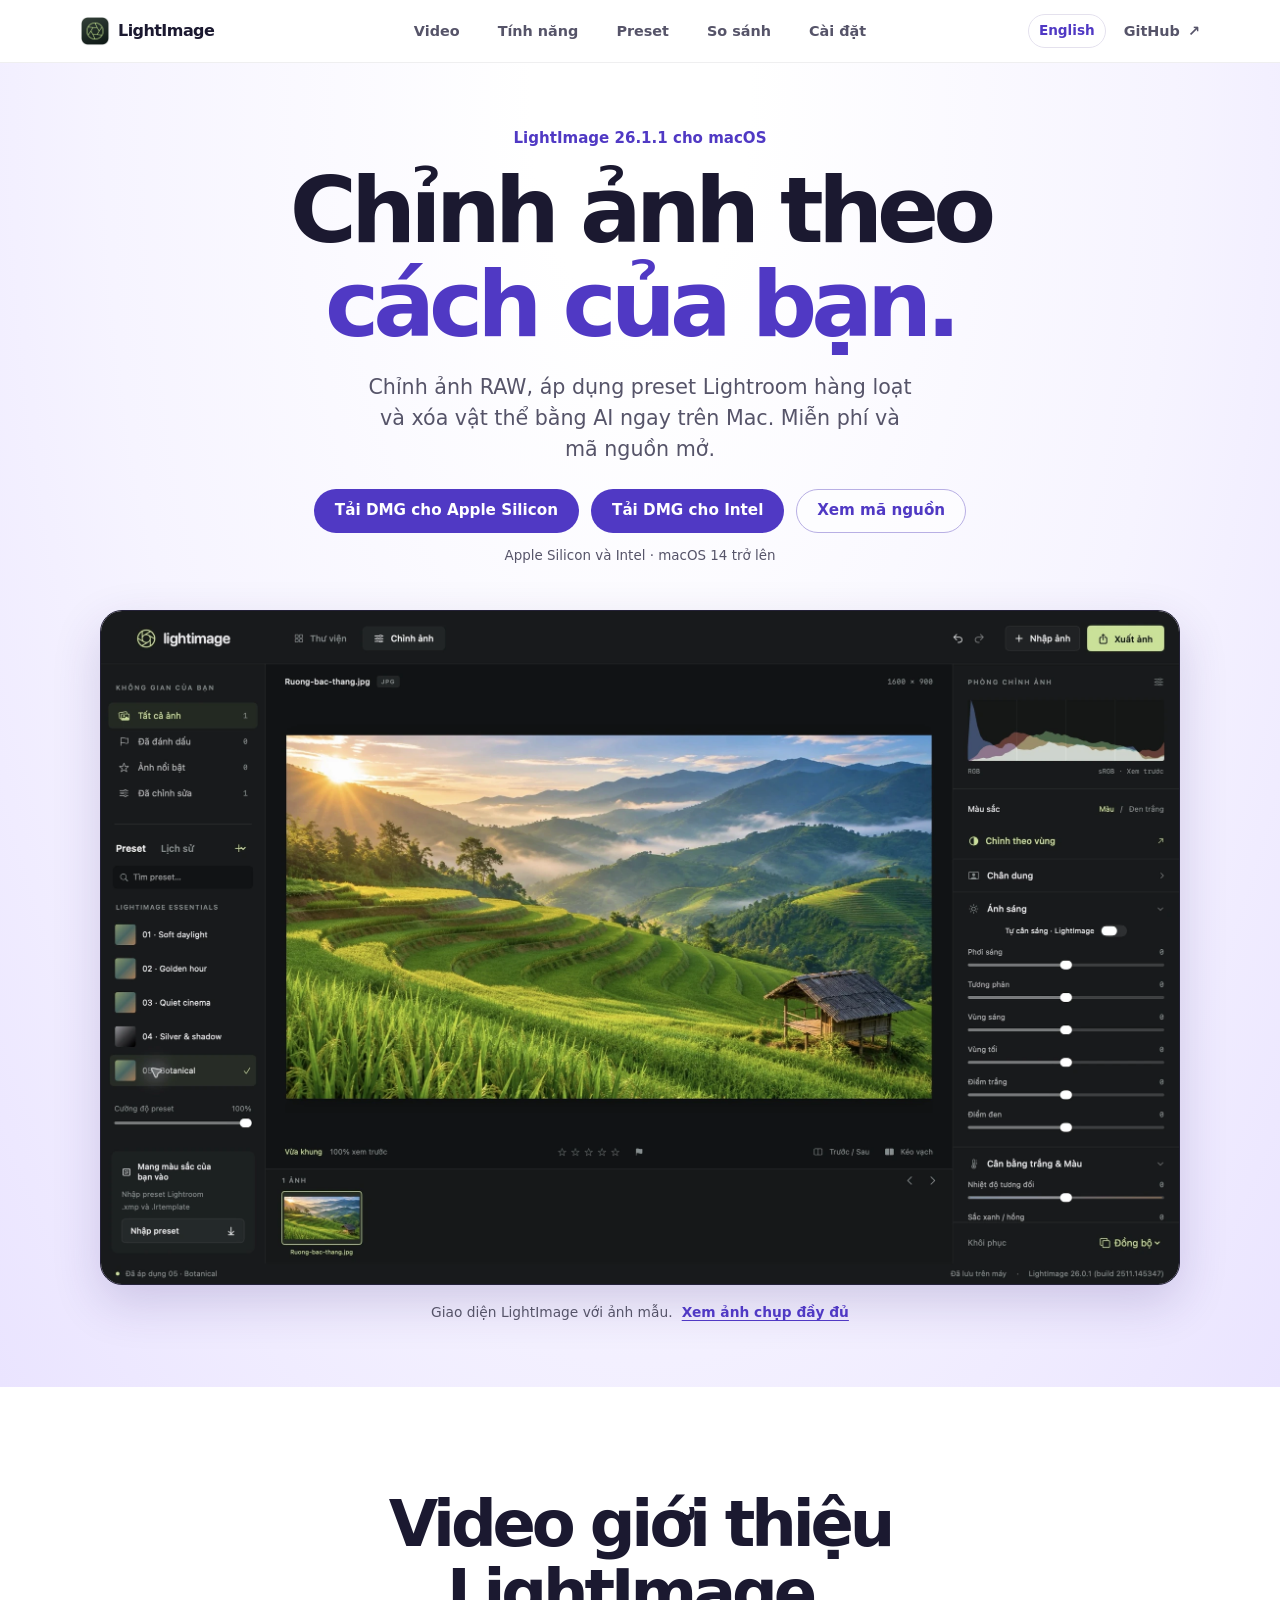
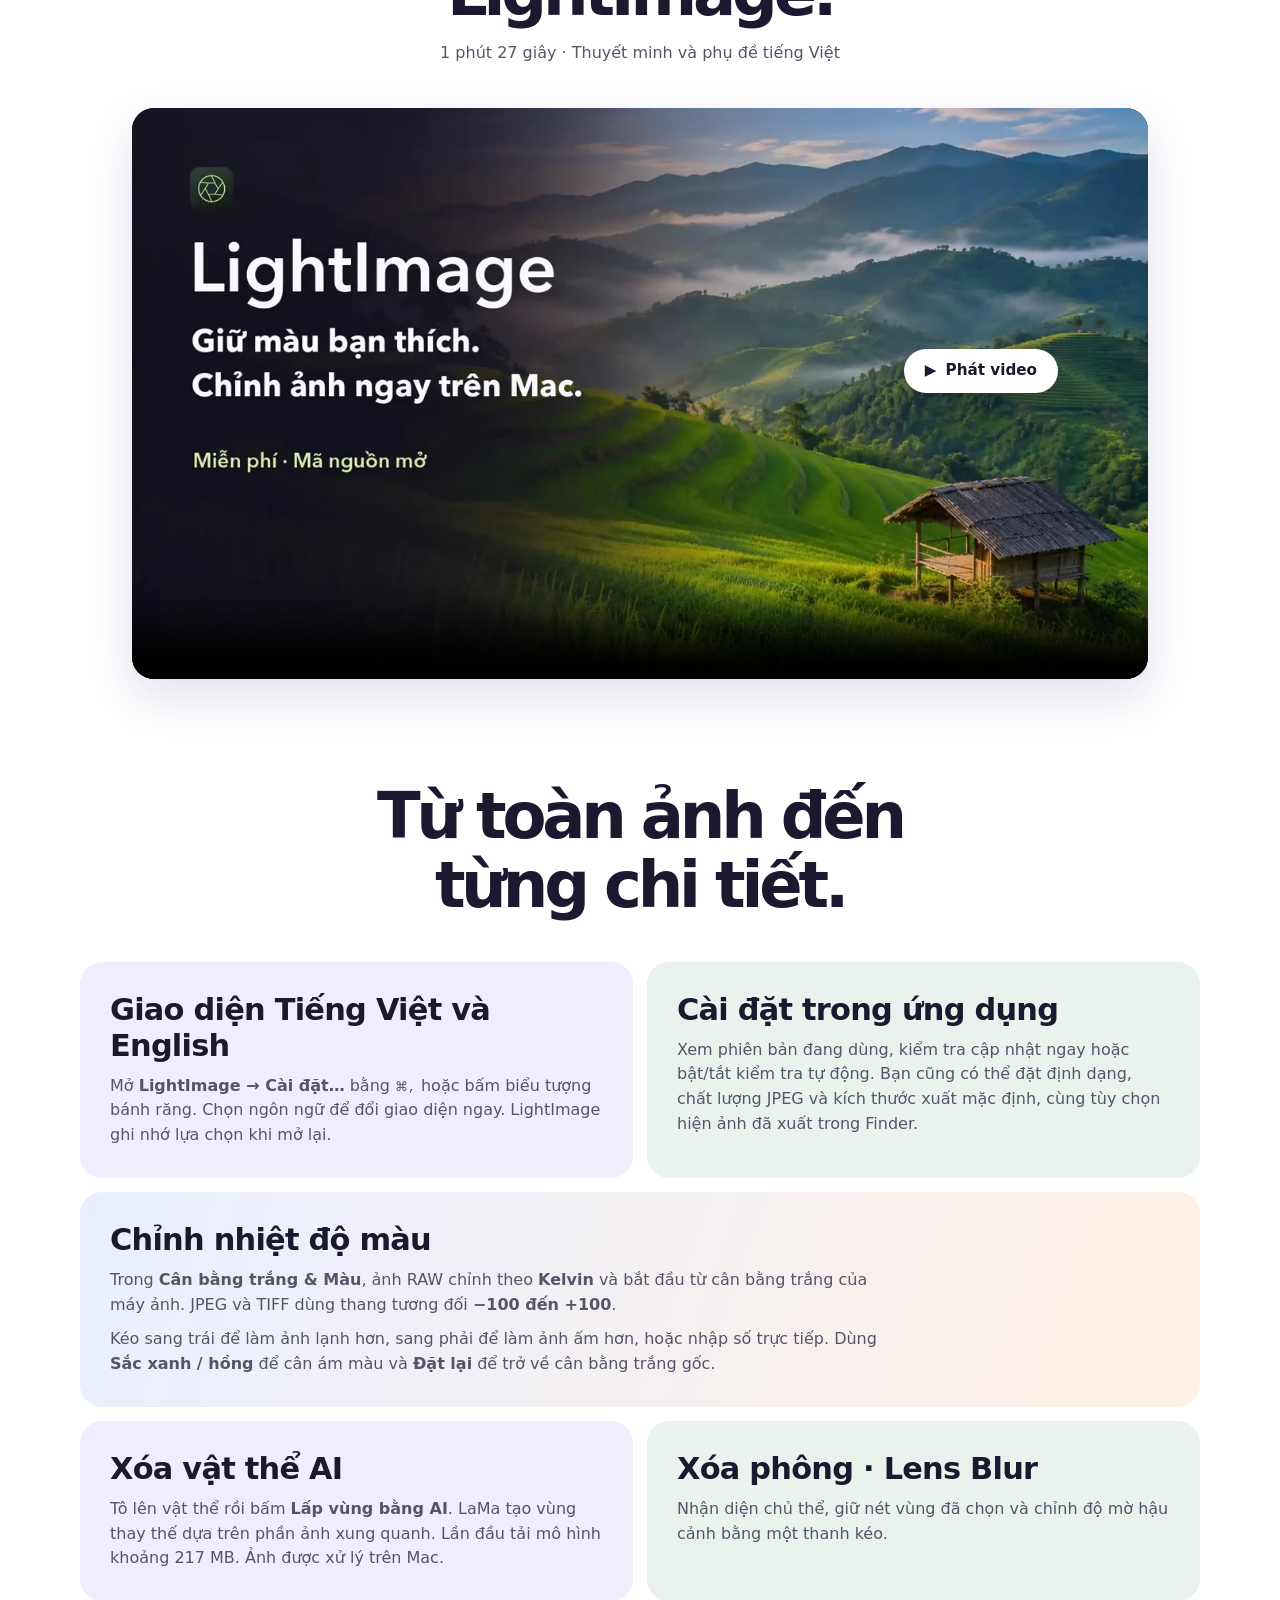
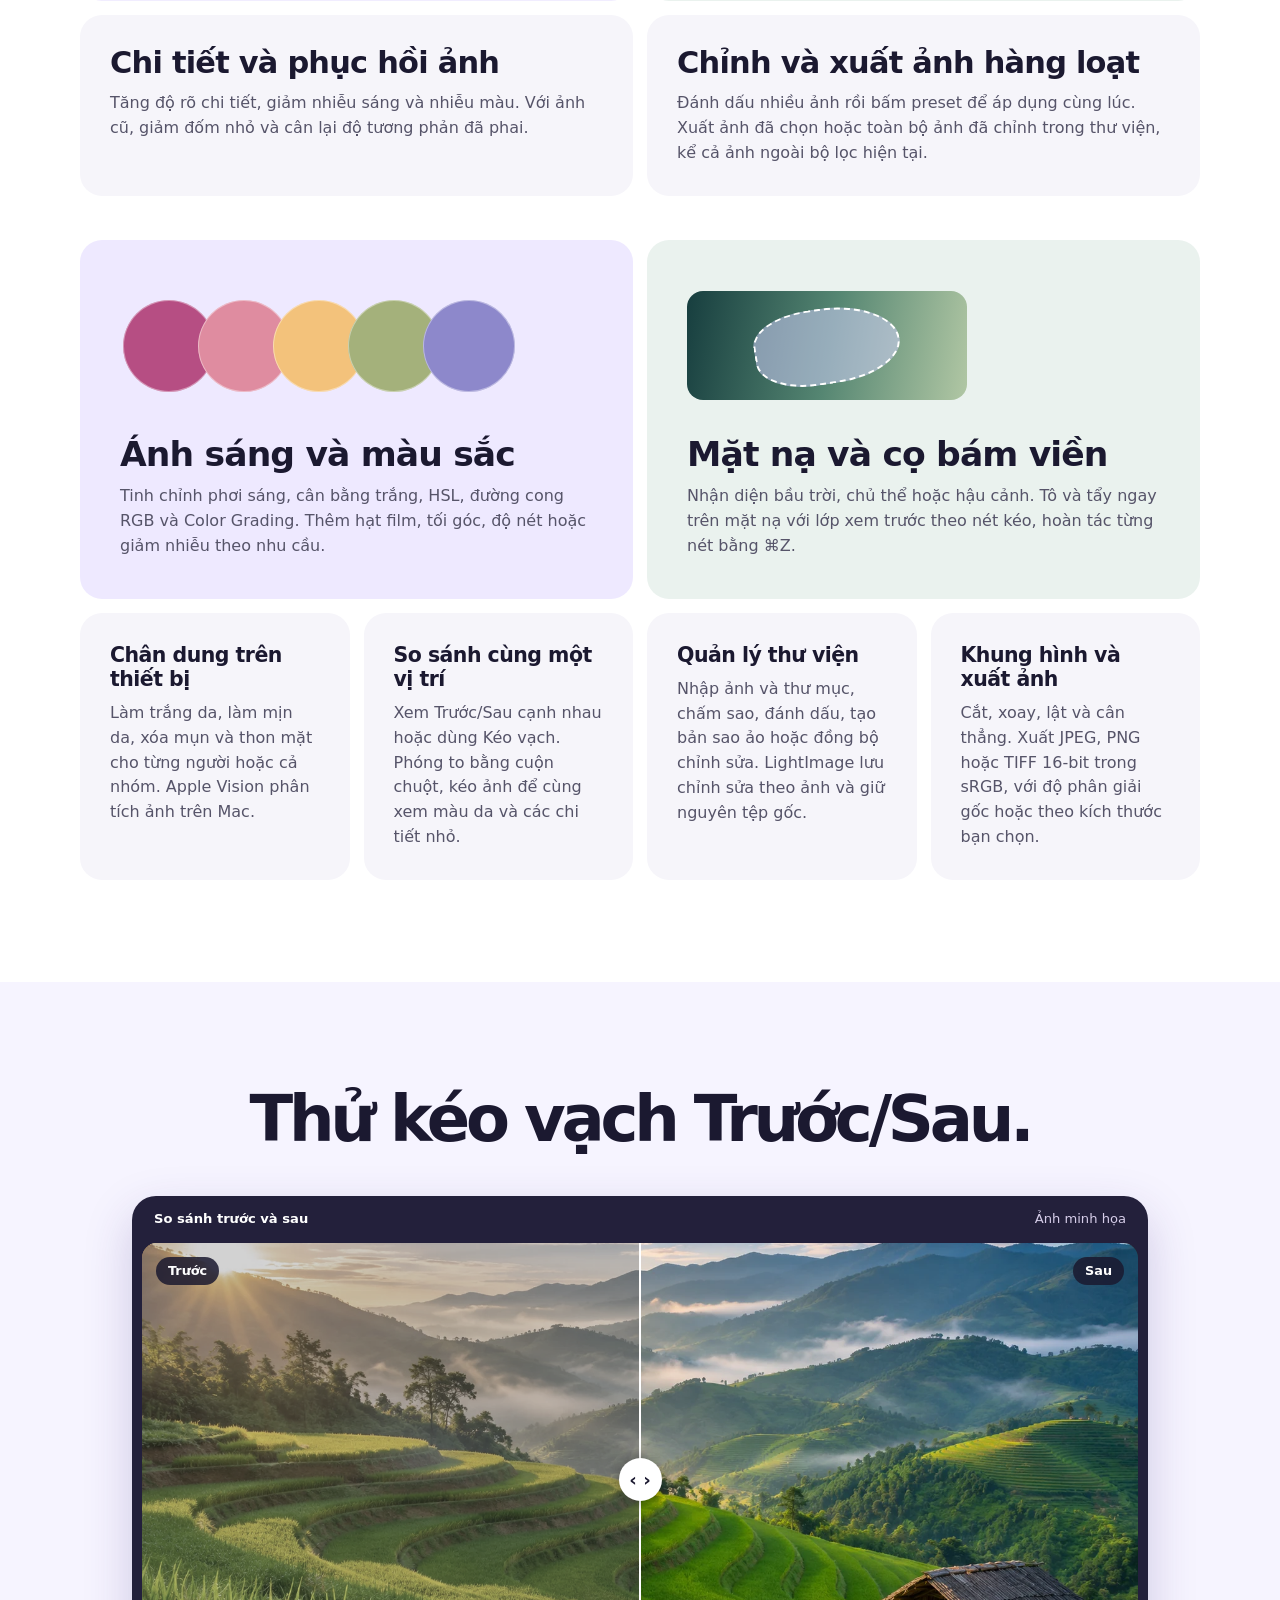
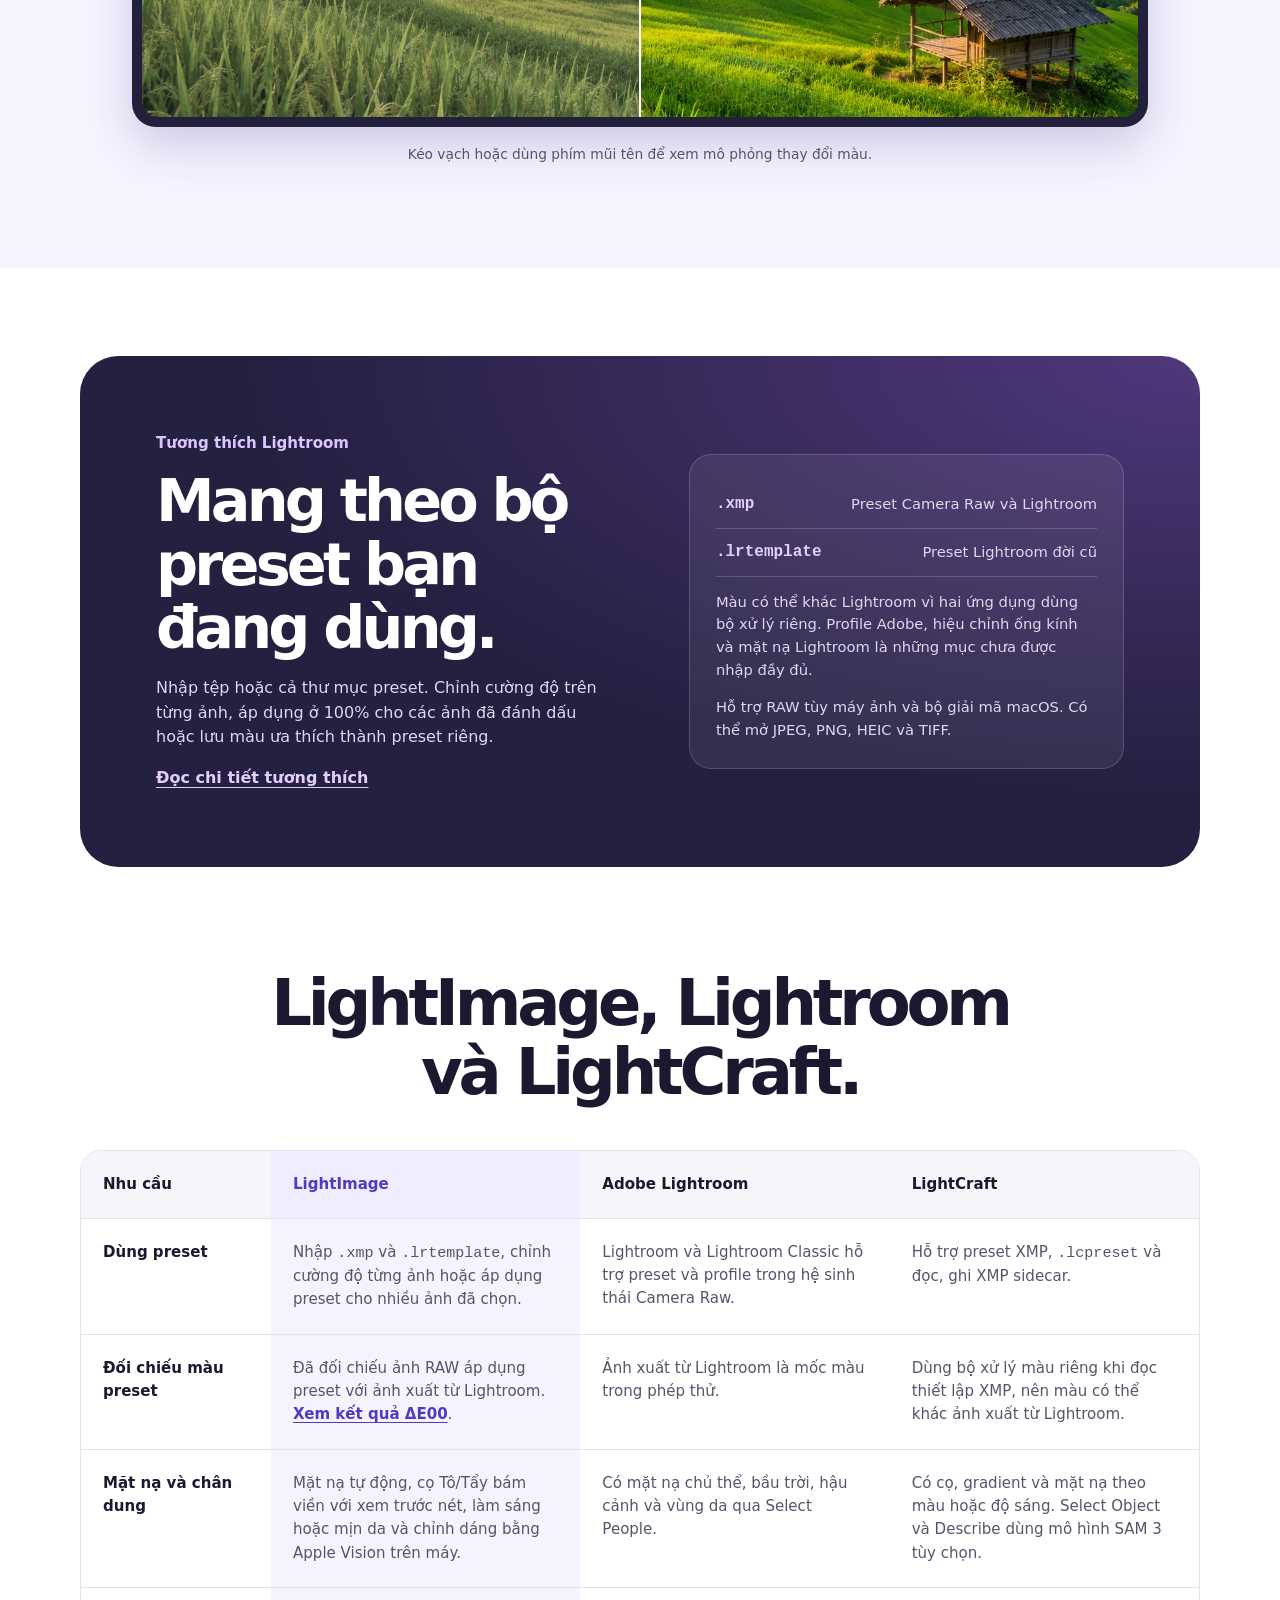
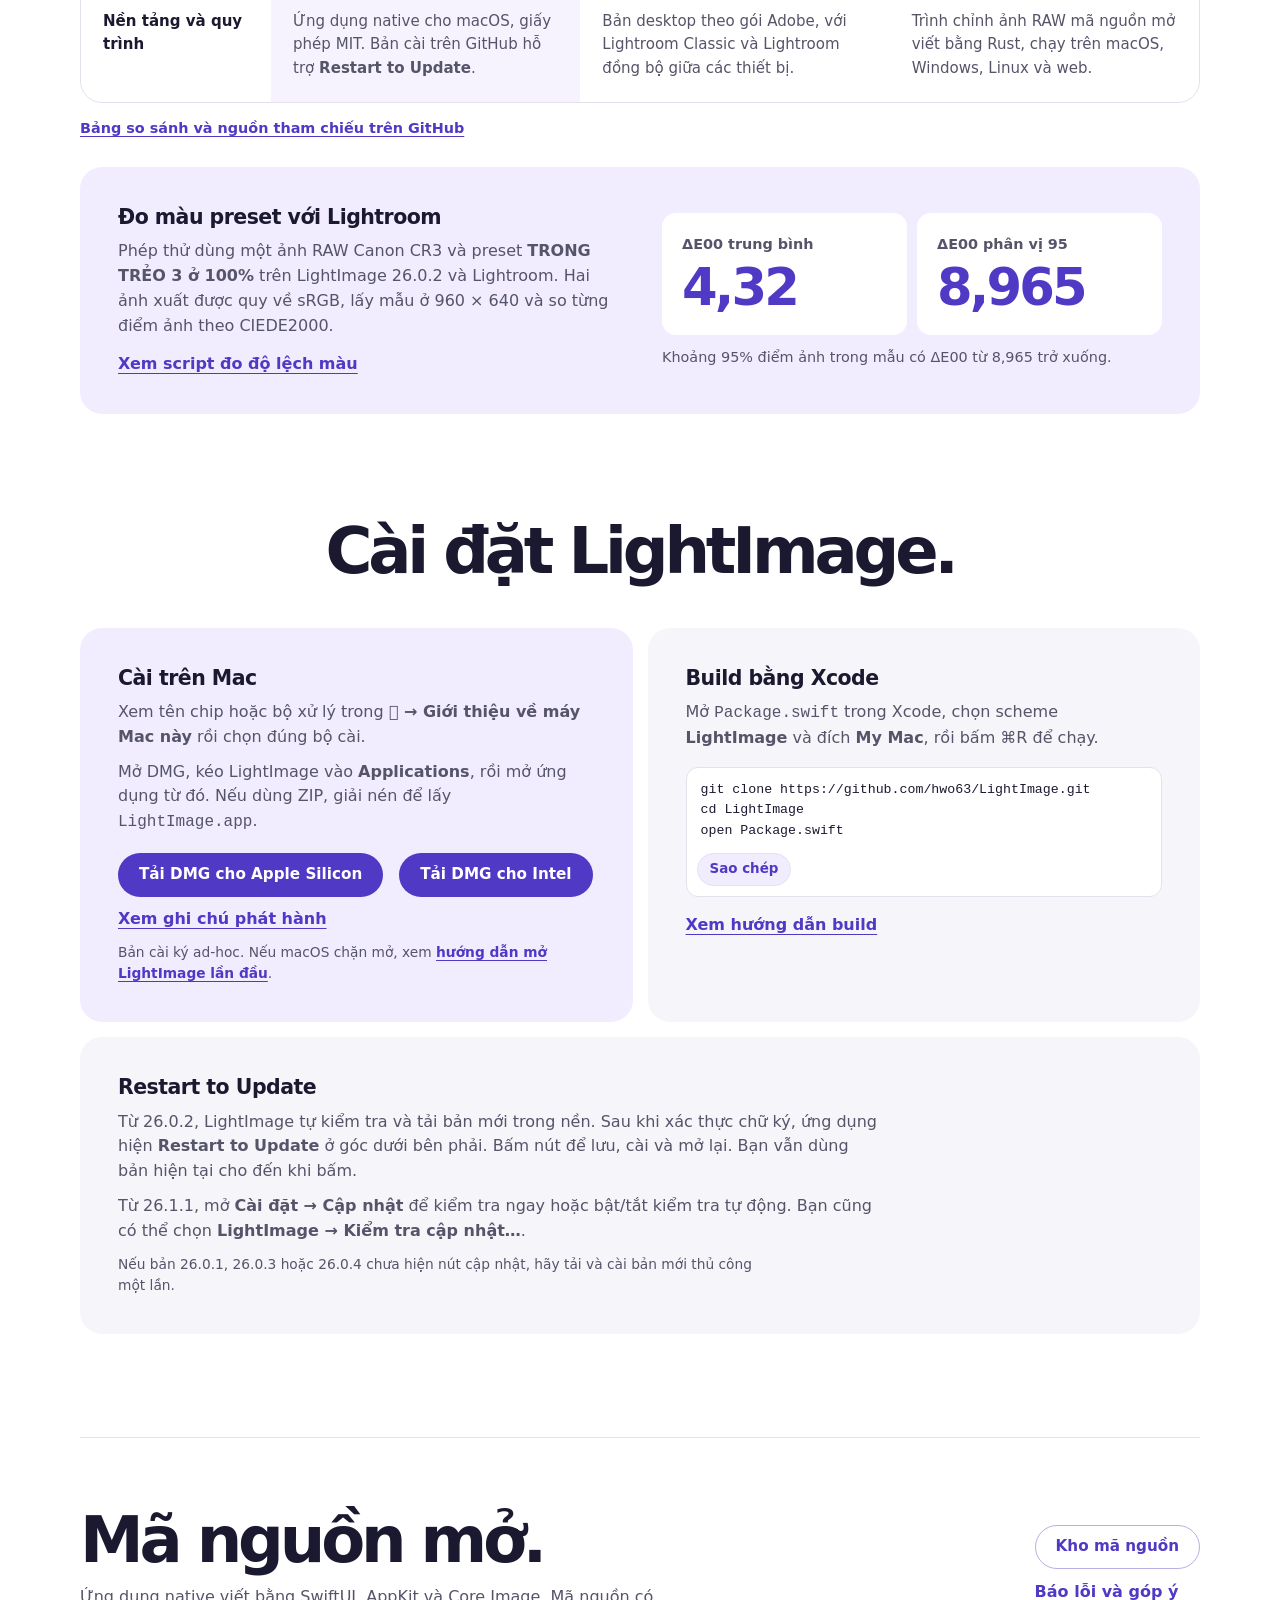
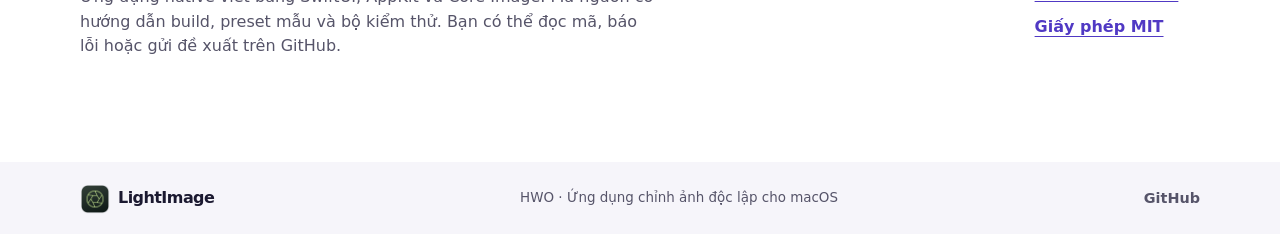
<file: website/index.html>
<!doctype html>
<html lang="vi">
<head>
  <meta charset="utf-8">
  <meta name="viewport" content="width=device-width, initial-scale=1">
  <meta name="theme-color" content="#f6f4ff">
  <title>LightImage — Chỉnh ảnh trên macOS</title>
  <meta name="description" content="LightImage 26.1.1 là ứng dụng chỉnh ảnh mã nguồn mở cho Mac Intel và Apple Silicon, có giao diện Việt/Anh, Cài đặt mới và hỗ trợ preset Lightroom.">
  <link rel="canonical" href="https://lightimage.hwo.workers.dev/">
  <link rel="alternate" hreflang="vi" href="https://lightimage.hwo.workers.dev/">
  <link rel="alternate" hreflang="en" href="https://lightimage.hwo.workers.dev/en/">
  <meta property="og:type" content="website">
  <meta property="og:title" content="LightImage — Chỉnh ảnh trên macOS">
  <meta property="og:description" content="LightImage 26.1.1 bổ sung giao diện Tiếng Việt và English, kiểm tra cập nhật và tùy chọn xuất ảnh trong Cài đặt.">
  <meta property="og:url" content="https://lightimage.hwo.workers.dev/">
  <meta property="og:image" content="https://lightimage.hwo.workers.dev/assets/social.png">
  <meta name="twitter:card" content="summary_large_image">
  <link rel="icon" href="assets/icon.png" type="image/png">
  <link rel="stylesheet" href="style.css?v=26.1.1-i18n">
  <script src="script.js?v=26.1.1-i18n" defer></script>
</head>
<body>
  <a class="skip" href="#main">Bỏ qua điều hướng</a>
  <header class="site-header">
    <div class="wrap nav">
      <a class="brand" href="#" aria-label="LightImage, trang đầu">
        <img src="assets/icon.png" width="36" height="36" alt="">
        <span>LightImage</span>
      </a>
      <nav aria-label="Điều hướng chính">
        <a href="#video">Video</a>
        <a href="#tinh-nang">Tính năng</a>
        <a href="#preset">Preset</a>
        <a href="#so-sanh">So sánh</a>
        <a href="#cai-dat">Cài đặt</a>
      </nav>
      <div class="nav-actions">
        <a class="language-switch" href="en/" lang="en" hreflang="en" data-language-switch>English</a>
        <a class="nav-source" href="https://github.com/hwo63/LightImage">GitHub <span aria-hidden="true">↗</span></a>
      </div>
    </div>
  </header>

  <main id="main">
    <section class="hero" aria-labelledby="hero-title">
      <div class="wrap">
        <div class="hero-copy">
          <p class="eyebrow">LightImage <span data-release-version>26.1.1</span> cho macOS</p>
          <h1 id="hero-title">Chỉnh ảnh theo<br> <span>cách của bạn.</span></h1>
          <p class="hero-intro">Chỉnh ảnh RAW, áp dụng preset Lightroom hàng loạt và xóa vật thể bằng AI ngay trên Mac. Miễn phí và mã nguồn mở.</p>
          <div class="actions">
            <a class="button primary" href="https://github.com/hwo63/LightImage/releases/download/v26.1.1/LightImage-26.1.1-2711.103808-macOS-arm64.dmg" data-latest-dmg="arm64">Tải DMG cho Apple Silicon</a>
            <a class="button primary" href="https://github.com/hwo63/LightImage/releases/download/v26.1.1/LightImage-26.1.1-2711.103808-macOS-x86_64.dmg" data-latest-dmg="x86_64">Tải DMG cho Intel</a>
            <a class="button secondary" href="https://github.com/hwo63/LightImage">Xem mã nguồn</a>
          </div>
          <p class="compat">Apple Silicon và Intel · macOS 14 trở lên</p>
        </div>

        <figure class="product-preview" data-reveal>
          <img src="assets/lightimage-editor.webp" width="2200" height="1373" alt="Giao diện chỉnh ảnh LightImage trên macOS. Ảnh ruộng bậc thang ở giữa, preset Botanical ở bên trái, biểu đồ RGB và các thanh chỉnh ánh sáng ở bên phải." fetchpriority="high">
          <figcaption>Giao diện LightImage với ảnh mẫu. <a class="text-link" href="assets/lightimage-editor.webp">Xem ảnh chụp đầy đủ</a></figcaption>
        </figure>
      </div>
    </section>

    <section class="section wrap intro-video" id="video" aria-labelledby="video-title">
      <div class="section-heading" data-reveal>
        <h2 id="video-title">Video giới thiệu LightImage.</h2>
        <p id="video-description">1 phút 27 giây · Thuyết minh và phụ đề tiếng Việt</p>
      </div>
      <div class="intro-media" data-reveal>
        <video id="intro-player" class="intro-player" width="1920" height="1080" controls preload="none" playsinline
          poster="assets/lightimage-intro-v2.webp" aria-labelledby="video-title" aria-describedby="video-description">
          <source src="assets/lightimage-intro-v2.mp4" type="video/mp4">
          <a class="text-link" href="assets/lightimage-intro-v2.mp4">Mở video MP4</a>
        </video>
        <button class="button intro-play" type="button" aria-controls="intro-player" hidden>
          <span aria-hidden="true">▶</span> Phát video
        </button>
      </div>
    </section>

    <section class="section wrap" id="tinh-nang" aria-labelledby="features-title">
      <div class="section-heading" data-reveal>
        <h2 id="features-title">Từ toàn ảnh đến từng chi tiết.</h2>
      </div>
      <div class="feature-grid release-features">
        <article class="feature release-feature feature-language" data-reveal>
          <h3>Giao diện Tiếng Việt và English</h3>
          <p>Mở <strong>LightImage → Cài đặt…</strong> bằng <kbd>⌘,</kbd> hoặc bấm biểu tượng bánh răng. Chọn ngôn ngữ để đổi giao diện ngay. LightImage ghi nhớ lựa chọn khi mở lại.</p>
        </article>
        <article class="feature release-feature feature-settings" data-reveal>
          <h3>Cài đặt trong ứng dụng</h3>
          <p>Xem phiên bản đang dùng, kiểm tra cập nhật ngay hoặc bật/tắt kiểm tra tự động. Bạn cũng có thể đặt định dạng, chất lượng JPEG và kích thước xuất mặc định, cùng tùy chọn hiện ảnh đã xuất trong Finder.</p>
        </article>
        <article class="feature release-feature feature-temperature" data-reveal>
          <h3>Chỉnh nhiệt độ màu</h3>
          <p>Trong <strong>Cân bằng trắng &amp; Màu</strong>, ảnh RAW chỉnh theo <strong>Kelvin</strong> và bắt đầu từ cân bằng trắng của máy ảnh. JPEG và TIFF dùng thang tương đối <strong>−100 đến +100</strong>.</p>
          <p>Kéo sang trái để làm ảnh lạnh hơn, sang phải để làm ảnh ấm hơn, hoặc nhập số trực tiếp. Dùng <strong>Sắc xanh / hồng</strong> để cân ám màu và <strong>Đặt lại</strong> để trở về cân bằng trắng gốc.</p>
        </article>
        <article class="feature release-feature feature-remove" data-reveal>
          <h3>Xóa vật thể AI</h3>
          <p>Tô lên vật thể rồi bấm <strong>Lấp vùng bằng AI</strong>. LaMa tạo vùng thay thế dựa trên phần ảnh xung quanh. Lần đầu tải mô hình khoảng 217 MB. Ảnh được xử lý trên Mac.</p>
        </article>
        <article class="feature release-feature feature-lens" data-reveal>
          <h3>Xóa phông · Lens Blur</h3>
          <p>Nhận diện chủ thể, giữ nét vùng đã chọn và chỉnh độ mờ hậu cảnh bằng một thanh kéo.</p>
        </article>
        <article class="feature release-feature" data-reveal>
          <h3>Chi tiết và phục hồi ảnh</h3>
          <p>Tăng độ rõ chi tiết, giảm nhiễu sáng và nhiễu màu. Với ảnh cũ, giảm đốm nhỏ và cân lại độ tương phản đã phai.</p>
        </article>
        <article class="feature release-feature" data-reveal>
          <h3>Chỉnh và xuất ảnh hàng loạt</h3>
          <p>Đánh dấu nhiều ảnh rồi bấm preset để áp dụng cùng lúc. Xuất ảnh đã chọn hoặc toàn bộ ảnh đã chỉnh trong thư viện, kể cả ảnh ngoài bộ lọc hiện tại.</p>
        </article>
      </div>
      <div class="feature-grid">
        <article class="feature feature-color" data-reveal>
          <div class="color-samples" aria-hidden="true"><i></i><i></i><i></i><i></i><i></i></div>
          <h3>Ánh sáng và màu sắc</h3>
          <p>Tinh chỉnh phơi sáng, cân bằng trắng, HSL, đường cong RGB và Color Grading. Thêm hạt film, tối góc, độ nét hoặc giảm nhiễu theo nhu cầu.</p>
        </article>
        <article class="feature feature-masks" data-reveal>
          <div class="mask-sample" aria-hidden="true"><i></i></div>
          <h3>Mặt nạ và cọ bám viền</h3>
          <p>Nhận diện bầu trời, chủ thể hoặc hậu cảnh. Tô và tẩy ngay trên mặt nạ với lớp xem trước theo nét kéo, hoàn tác từng nét bằng ⌘Z.</p>
        </article>
        <article class="feature" data-reveal>
          <h3>Chân dung trên thiết bị</h3>
          <p>Làm trắng da, làm mịn da, xóa mụn và thon mặt cho từng người hoặc cả nhóm. Apple Vision phân tích ảnh trên Mac.</p>
        </article>
        <article class="feature" data-reveal>
          <h3>So sánh cùng một vị trí</h3>
          <p>Xem Trước/Sau cạnh nhau hoặc dùng Kéo vạch. Phóng to bằng cuộn chuột, kéo ảnh để cùng xem màu da và các chi tiết nhỏ.</p>
        </article>
        <article class="feature" data-reveal>
          <h3>Quản lý thư viện</h3>
          <p>Nhập ảnh và thư mục, chấm sao, đánh dấu, tạo bản sao ảo hoặc đồng bộ chỉnh sửa. LightImage lưu chỉnh sửa theo ảnh và giữ nguyên tệp gốc.</p>
        </article>
        <article class="feature" data-reveal>
          <h3>Khung hình và xuất ảnh</h3>
          <p>Cắt, xoay, lật và cân thẳng. Xuất JPEG, PNG hoặc TIFF 16-bit trong sRGB, với độ phân giải gốc hoặc theo kích thước bạn chọn.</p>
        </article>
      </div>
    </section>

    <section class="comparison-section" aria-labelledby="comparison-title">
      <div class="wrap section">
        <div class="section-heading" data-reveal>
          <h2 id="comparison-title">Thử kéo vạch Trước/Sau.</h2>
        </div>
        <figure class="comparison" data-reveal>
          <div class="comparison-frame">
            <div class="comparison-bar">
              <span>So sánh trước và sau</span>
              <span>Ảnh minh họa</span>
            </div>
            <div class="comparison-stage" id="comparison-stage">
              <img class="photo" src="assets/rice-terraces.webp" width="1600" height="900" alt="Ruộng bậc thang xanh dưới nắng sớm, với núi và sương phía xa." loading="lazy">
              <img class="photo before-photo" src="assets/rice-terraces.webp" width="1600" height="900" alt="" aria-hidden="true" loading="lazy">
              <span class="comparison-tag tag-before">Trước</span>
              <span class="comparison-tag tag-after">Sau</span>
              <span class="comparison-divider" aria-hidden="true"><span>‹ ›</span></span>
              <label class="visually-hidden" for="comparison-range">Vị trí vạch so sánh</label>
              <input id="comparison-range" class="comparison-range" type="range" min="2" max="98" value="50" aria-valuetext="50% ảnh trước" aria-describedby="comparison-help">
            </div>
          </div>
          <figcaption id="comparison-help">Kéo vạch hoặc dùng phím mũi tên để xem mô phỏng thay đổi màu.</figcaption>
        </figure>
      </div>
    </section>

    <section class="wrap preset-section" id="preset" aria-labelledby="preset-title" data-reveal>
      <div class="preset-grid">
        <div class="preset-copy">
          <p class="eyebrow">Tương thích Lightroom</p>
          <h2 id="preset-title">Mang theo bộ preset bạn đang dùng.</h2>
          <p>Nhập tệp hoặc cả thư mục preset. Chỉnh cường độ trên từng ảnh, áp dụng ở 100% cho các ảnh đã đánh dấu hoặc lưu màu ưa thích thành preset riêng.</p>
          <a class="text-link" href="https://github.com/hwo63/LightImage#tương-thích-lightroom-và-raw">Đọc chi tiết tương thích</a>
        </div>
        <div class="formats">
          <div class="format"><code>.xmp</code><span>Preset Camera Raw và Lightroom</span></div>
          <div class="format"><code>.lrtemplate</code><span>Preset Lightroom đời cũ</span></div>
          <p class="format-note">Màu có thể khác Lightroom vì hai ứng dụng dùng bộ xử lý riêng. Profile Adobe, hiệu chỉnh ống kính và mặt nạ Lightroom là những mục chưa được nhập đầy đủ.</p>
          <p class="format-note">Hỗ trợ RAW tùy máy ảnh và bộ giải mã macOS. Có thể mở JPEG, PNG, HEIC và TIFF.</p>
        </div>
      </div>
    </section>

    <section class="section wrap editor-comparison" id="so-sanh" aria-labelledby="editors-title">
      <div class="section-heading" data-reveal>
        <h2 id="editors-title">LightImage, Lightroom và LightCraft.</h2>
      </div>

      <table class="editor-table" role="table" aria-label="So sánh tính năng của ba trình chỉnh ảnh" data-reveal>
        <thead role="rowgroup">
          <tr role="row">
            <th role="columnheader" scope="col">Nhu cầu</th>
            <th role="columnheader" scope="col" class="lightimage-column">LightImage</th>
            <th role="columnheader" scope="col">Adobe Lightroom</th>
            <th role="columnheader" scope="col">LightCraft</th>
          </tr>
        </thead>
        <tbody role="rowgroup">
          <tr role="row">
            <th role="rowheader" scope="row">Dùng preset</th>
            <td role="cell" class="lightimage-column"><span class="editor-name" aria-hidden="true">LightImage</span>Nhập <code>.xmp</code> và <code>.lrtemplate</code>, chỉnh cường độ từng ảnh hoặc áp dụng preset cho nhiều ảnh đã chọn.</td>
            <td role="cell"><span class="editor-name" aria-hidden="true">Adobe Lightroom</span>Lightroom và Lightroom Classic hỗ trợ preset và profile trong hệ sinh thái Camera Raw.</td>
            <td role="cell"><span class="editor-name" aria-hidden="true">LightCraft</span>Hỗ trợ preset XMP, <code>.lcpreset</code> và đọc, ghi XMP sidecar.</td>
          </tr>
          <tr role="row">
            <th role="rowheader" scope="row">Đối chiếu màu preset</th>
            <td role="cell" class="lightimage-column"><span class="editor-name" aria-hidden="true">LightImage</span>Đã đối chiếu ảnh RAW áp dụng preset với ảnh xuất từ Lightroom. <a class="text-link" href="#do-mau">Xem kết quả ΔE00</a>.</td>
            <td role="cell"><span class="editor-name" aria-hidden="true">Adobe Lightroom</span>Ảnh xuất từ Lightroom là mốc màu trong phép thử.</td>
            <td role="cell"><span class="editor-name" aria-hidden="true">LightCraft</span>Dùng bộ xử lý màu riêng khi đọc thiết lập XMP, nên màu có thể khác ảnh xuất từ Lightroom.</td>
          </tr>
          <tr role="row">
            <th role="rowheader" scope="row">Mặt nạ và chân dung</th>
            <td role="cell" class="lightimage-column"><span class="editor-name" aria-hidden="true">LightImage</span>Mặt nạ tự động, cọ Tô/Tẩy bám viền với xem trước nét, làm sáng hoặc mịn da và chỉnh dáng bằng Apple Vision trên máy.</td>
            <td role="cell"><span class="editor-name" aria-hidden="true">Adobe Lightroom</span>Có mặt nạ chủ thể, bầu trời, hậu cảnh và vùng da qua Select People.</td>
            <td role="cell"><span class="editor-name" aria-hidden="true">LightCraft</span>Có cọ, gradient và mặt nạ theo màu hoặc độ sáng. Select Object và Describe dùng mô hình SAM 3 tùy chọn.</td>
          </tr>
          <tr role="row">
            <th role="rowheader" scope="row">Nền tảng và quy trình</th>
            <td role="cell" class="lightimage-column"><span class="editor-name" aria-hidden="true">LightImage</span>Ứng dụng native cho macOS, giấy phép MIT. Bản cài trên GitHub hỗ trợ <strong>Restart to Update</strong>.</td>
            <td role="cell"><span class="editor-name" aria-hidden="true">Adobe Lightroom</span>Bản desktop theo gói Adobe, với Lightroom Classic và Lightroom đồng bộ giữa các thiết bị.</td>
            <td role="cell"><span class="editor-name" aria-hidden="true">LightCraft</span>Trình chỉnh ảnh RAW mã nguồn mở viết bằng Rust, chạy trên macOS, Windows, Linux và web.</td>
          </tr>
        </tbody>
      </table>
      <p class="editor-sources"><a class="text-link" href="https://github.com/hwo63/LightImage/blob/main/README.md#so-sánh-với-lightroom-và-lightcraft">Bảng so sánh và nguồn tham chiếu trên GitHub</a></p>

      <article class="color-measurement" id="do-mau" aria-labelledby="measurement-title" data-reveal>
        <div class="measurement-copy">
          <h3 id="measurement-title">Đo màu preset với Lightroom</h3>
          <p>Phép thử dùng một ảnh RAW Canon CR3 và preset <strong>TRONG TRẺO 3 ở 100%</strong> trên LightImage 26.0.2 và Lightroom. Hai ảnh xuất được quy về sRGB, lấy mẫu ở 960 × 640 và so từng điểm ảnh theo CIEDE2000.</p>
          <a class="text-link" href="https://github.com/hwo63/LightImage/blob/main/scripts/compare-colors.py">Xem script đo độ lệch màu</a>
        </div>
        <div>
          <dl class="measurement-values">
            <div><dt>ΔE00 trung bình</dt><dd>4,32</dd></div>
            <div><dt>ΔE00 phân vị 95</dt><dd>8,965</dd></div>
          </dl>
          <p class="measurement-note">Khoảng 95% điểm ảnh trong mẫu có ΔE00 từ 8,965 trở xuống.</p>
        </div>
      </article>
    </section>

    <section class="section wrap" id="cai-dat" aria-labelledby="install-title">
      <div class="section-heading" data-reveal>
        <h2 id="install-title">Cài đặt LightImage.</h2>
      </div>
      <div class="install-grid">
        <article class="install-card download-card" data-reveal>
          <h3>Cài trên Mac</h3>
          <p>Xem tên chip hoặc bộ xử lý trong <strong> → Giới thiệu về máy Mac này</strong> rồi chọn đúng bộ cài.</p>
          <p>Mở DMG, kéo LightImage vào <strong>Applications</strong>, rồi mở ứng dụng từ đó. Nếu dùng ZIP, giải nén để lấy <code>LightImage.app</code>.</p>
          <div class="install-actions">
            <a class="button primary" href="https://github.com/hwo63/LightImage/releases/download/v26.1.1/LightImage-26.1.1-2711.103808-macOS-arm64.dmg" data-latest-dmg="arm64">Tải DMG cho Apple Silicon</a>
            <a class="button primary" href="https://github.com/hwo63/LightImage/releases/download/v26.1.1/LightImage-26.1.1-2711.103808-macOS-x86_64.dmg" data-latest-dmg="x86_64">Tải DMG cho Intel</a>
            <a class="text-link" href="https://github.com/hwo63/LightImage/releases/latest">Xem ghi chú phát hành</a>
          </div>
          <p class="small">Bản cài ký ad-hoc. Nếu macOS chặn mở, xem <a class="text-link" href="https://github.com/hwo63/LightImage/blob/main/README.md#mở-lần-đầu-nếu-macos-chặn-lightimage">hướng dẫn mở LightImage lần đầu</a>.</p>
        </article>
        <article class="install-card" data-reveal>
          <h3>Build bằng Xcode</h3>
          <p>Mở <code>Package.swift</code> trong Xcode, chọn scheme <strong>LightImage</strong> và đích <strong>My Mac</strong>, rồi bấm ⌘R để chạy.</p>
          <div class="command">
            <pre><code>git clone https://github.com/hwo63/LightImage.git
cd LightImage
open Package.swift</code></pre>
            <button type="button" class="copy-button" hidden>Sao chép</button>
          </div>
          <a class="text-link" href="https://github.com/hwo63/LightImage#build-từ-mã-nguồn-bằng-xcode">Xem hướng dẫn build</a>
        </article>
      </div>
      <article class="install-card update-card" aria-labelledby="update-title" data-reveal>
        <h3 id="update-title">Restart to Update</h3>
        <p>Từ 26.0.2, LightImage tự kiểm tra và tải bản mới trong nền. Sau khi xác thực chữ ký, ứng dụng hiện <strong>Restart to Update</strong> ở góc dưới bên phải. Bấm nút để lưu, cài và mở lại. Bạn vẫn dùng bản hiện tại cho đến khi bấm.</p>
        <p>Từ 26.1.1, mở <strong>Cài đặt → Cập nhật</strong> để kiểm tra ngay hoặc bật/tắt kiểm tra tự động. Bạn cũng có thể chọn <strong>LightImage → Kiểm tra cập nhật…</strong>.</p>
        <p class="small">Nếu bản 26.0.1, 26.0.3 hoặc 26.0.4 chưa hiện nút cập nhật, hãy tải và cài bản mới thủ công một lần.</p>
      </article>
    </section>

    <section class="section open-section wrap" id="ma-nguon" aria-labelledby="source-title" data-reveal>
      <div>
        <h2 id="source-title">Mã nguồn mở.</h2>
        <p>Ứng dụng native viết bằng SwiftUI, AppKit và Core Image. Mã nguồn có hướng dẫn build, preset mẫu và bộ kiểm thử. Bạn có thể đọc mã, báo lỗi hoặc gửi đề xuất trên GitHub.</p>
      </div>
      <div class="source-links">
        <a class="button secondary" href="https://github.com/hwo63/LightImage">Kho mã nguồn</a>
        <a class="text-link" href="https://github.com/hwo63/LightImage/issues">Báo lỗi và góp ý</a>
        <a class="text-link" href="https://github.com/hwo63/LightImage/blob/main/LICENSE">Giấy phép MIT</a>
      </div>
    </section>
  </main>

  <footer class="site-footer">
    <div class="wrap footer-inner">
      <a class="brand" href="#" aria-label="Về đầu trang LightImage">
        <img src="assets/icon.png" width="34" height="34" alt="">
        <span>LightImage</span>
      </a>
      <p>HWO · Ứng dụng chỉnh ảnh độc lập cho macOS</p>
      <a href="https://github.com/hwo63/LightImage">GitHub</a>
    </div>
  </footer>
</body>
</html>
</file>
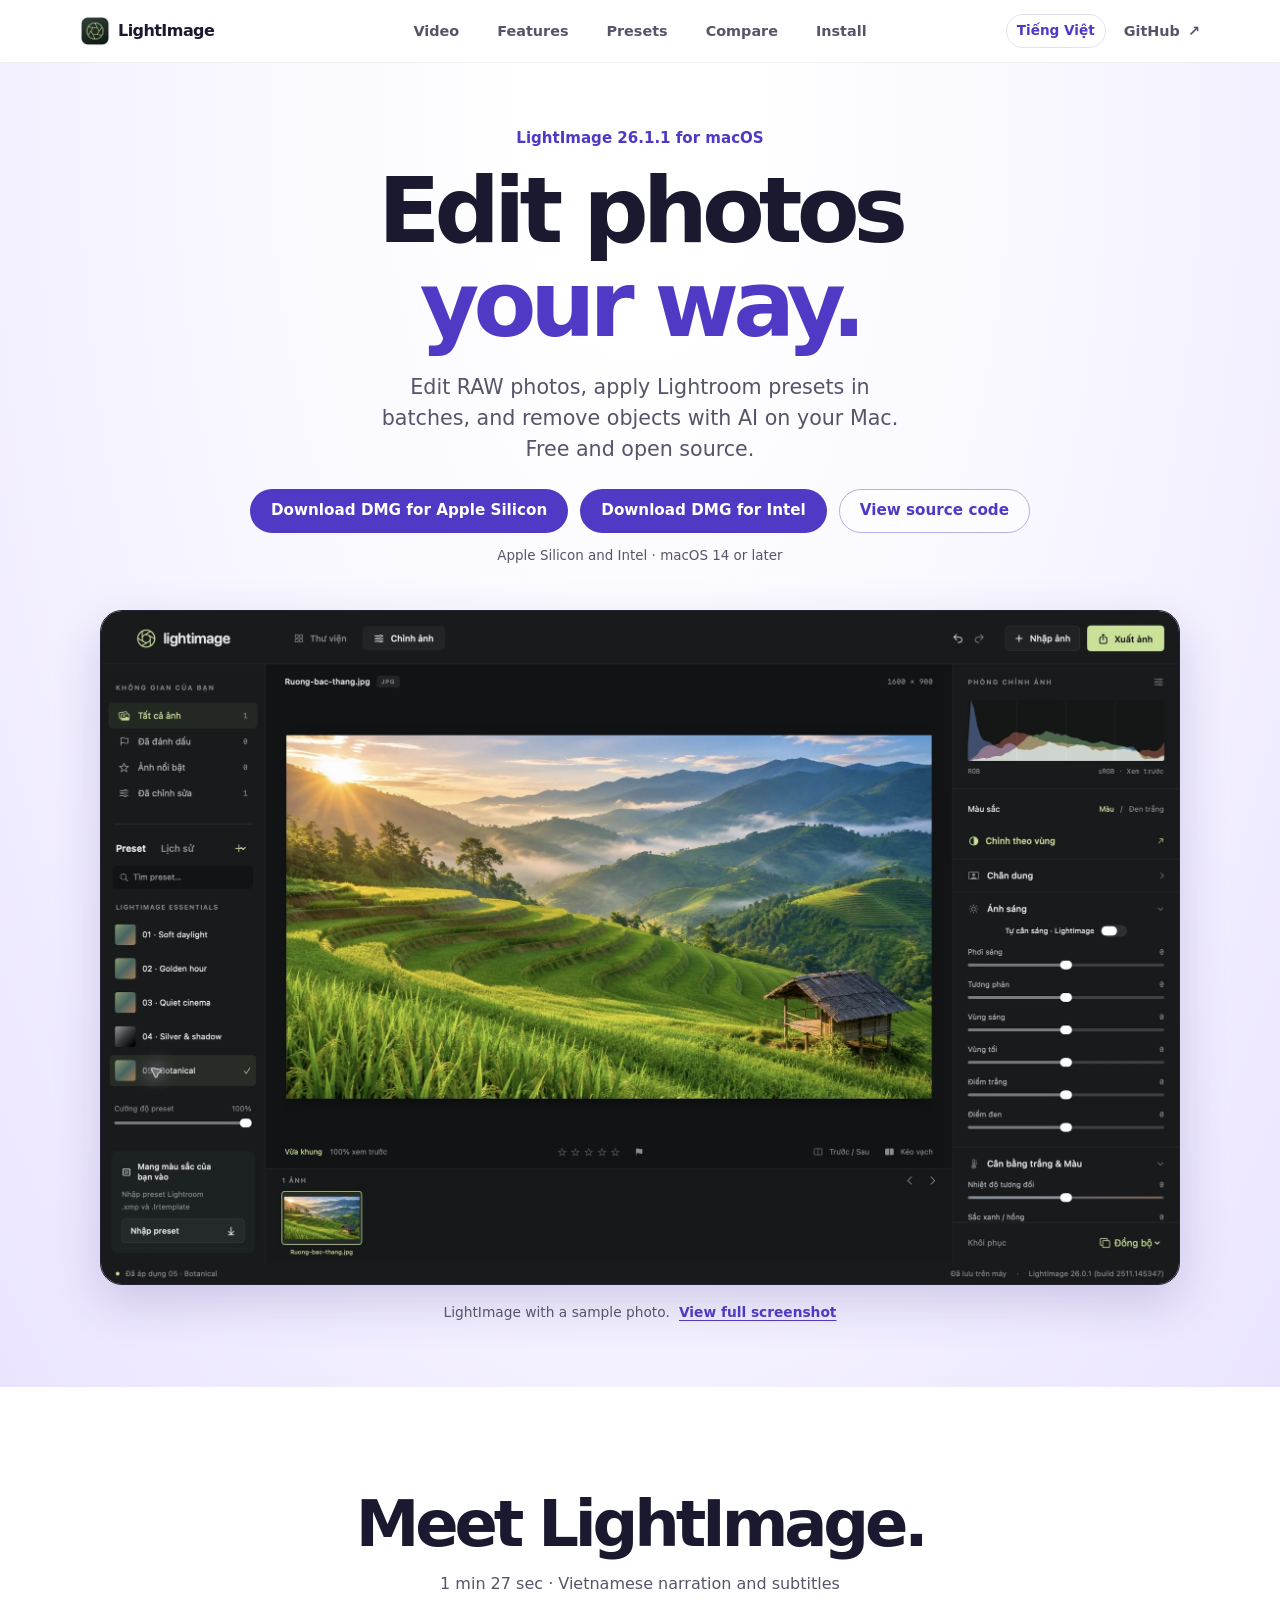
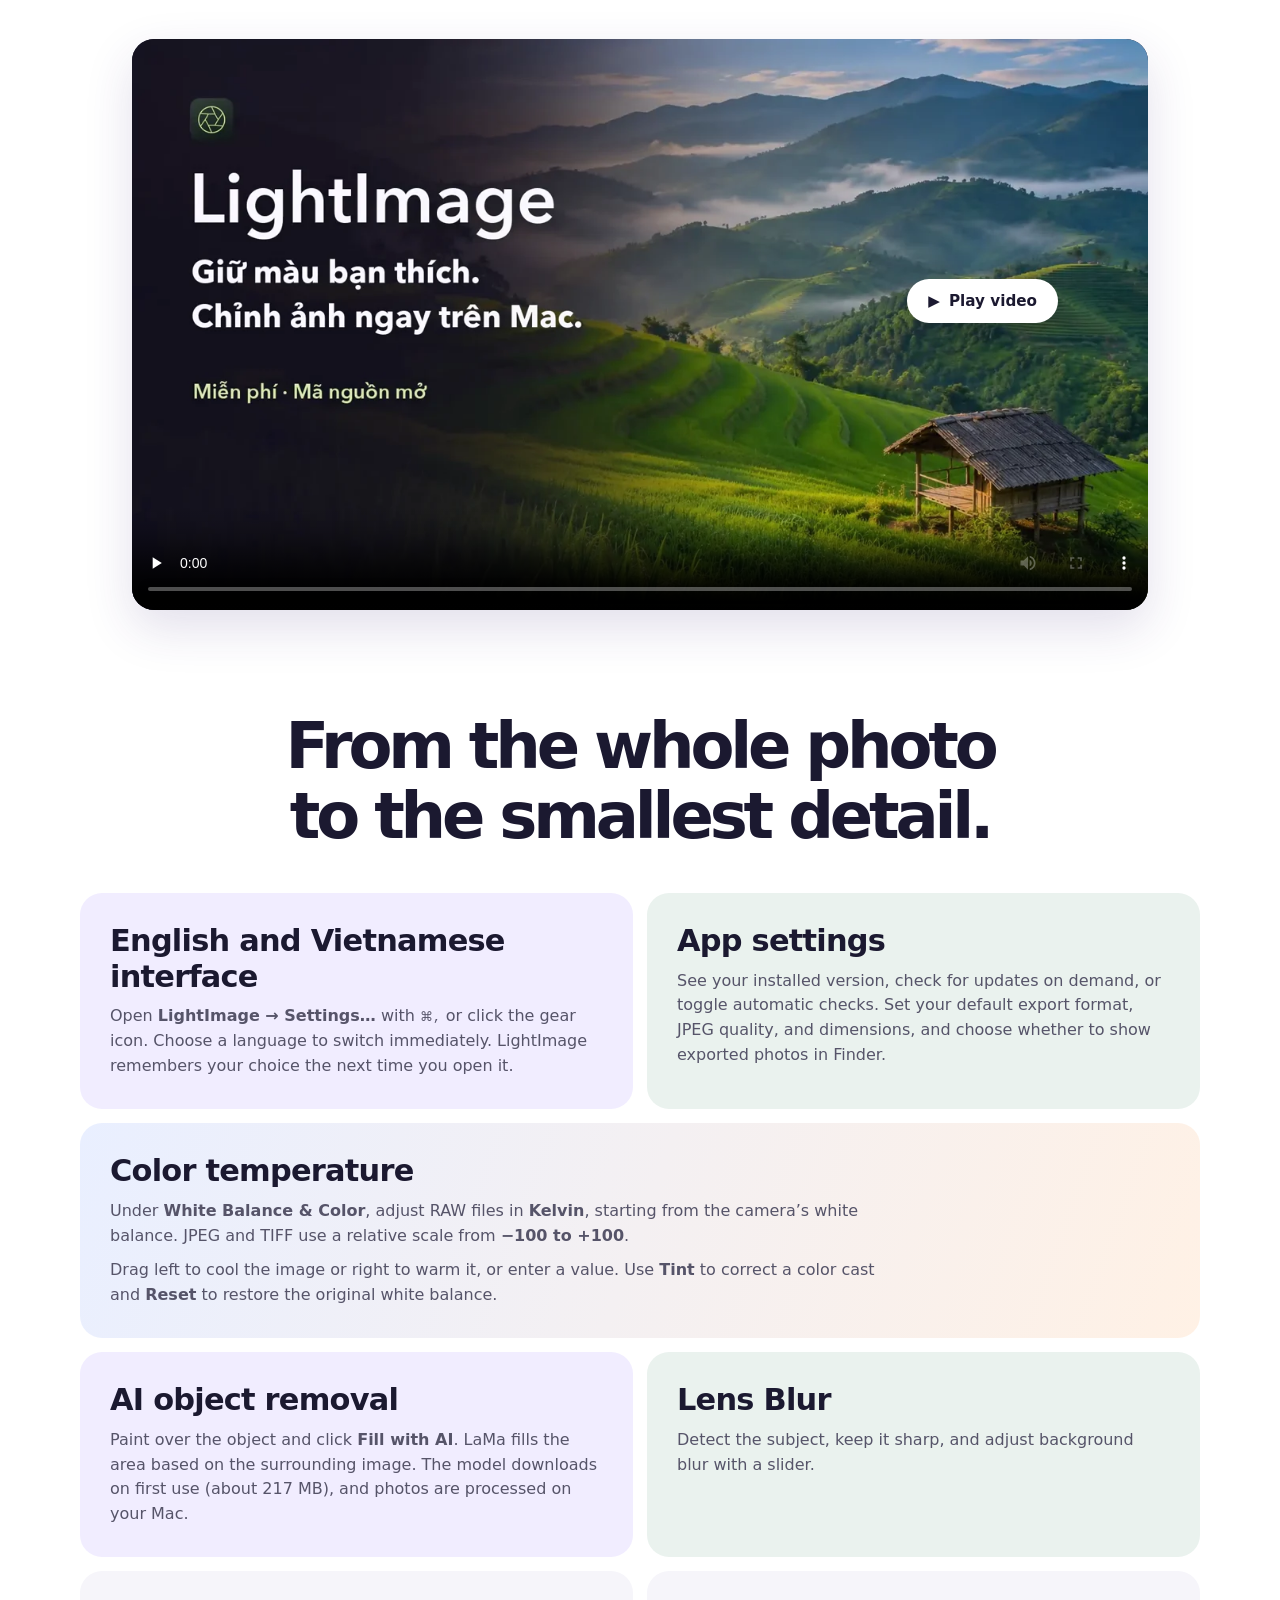
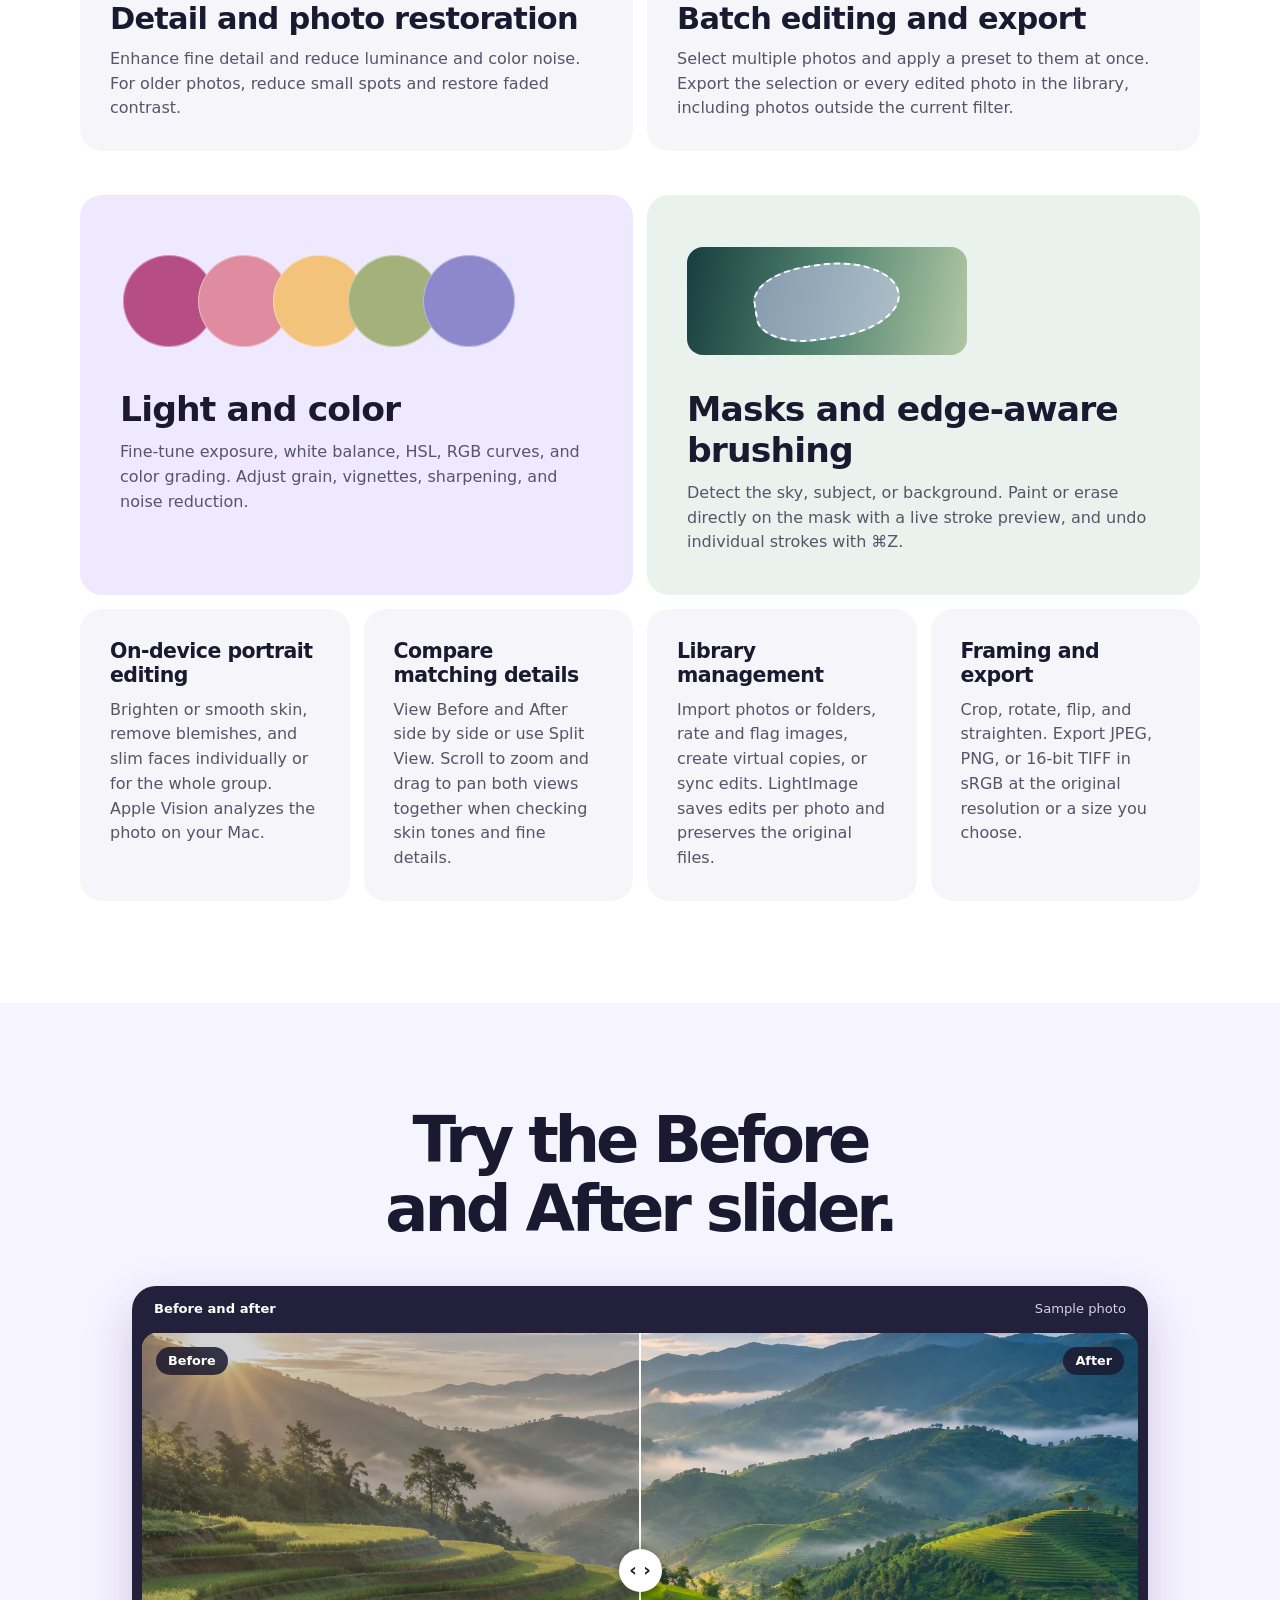
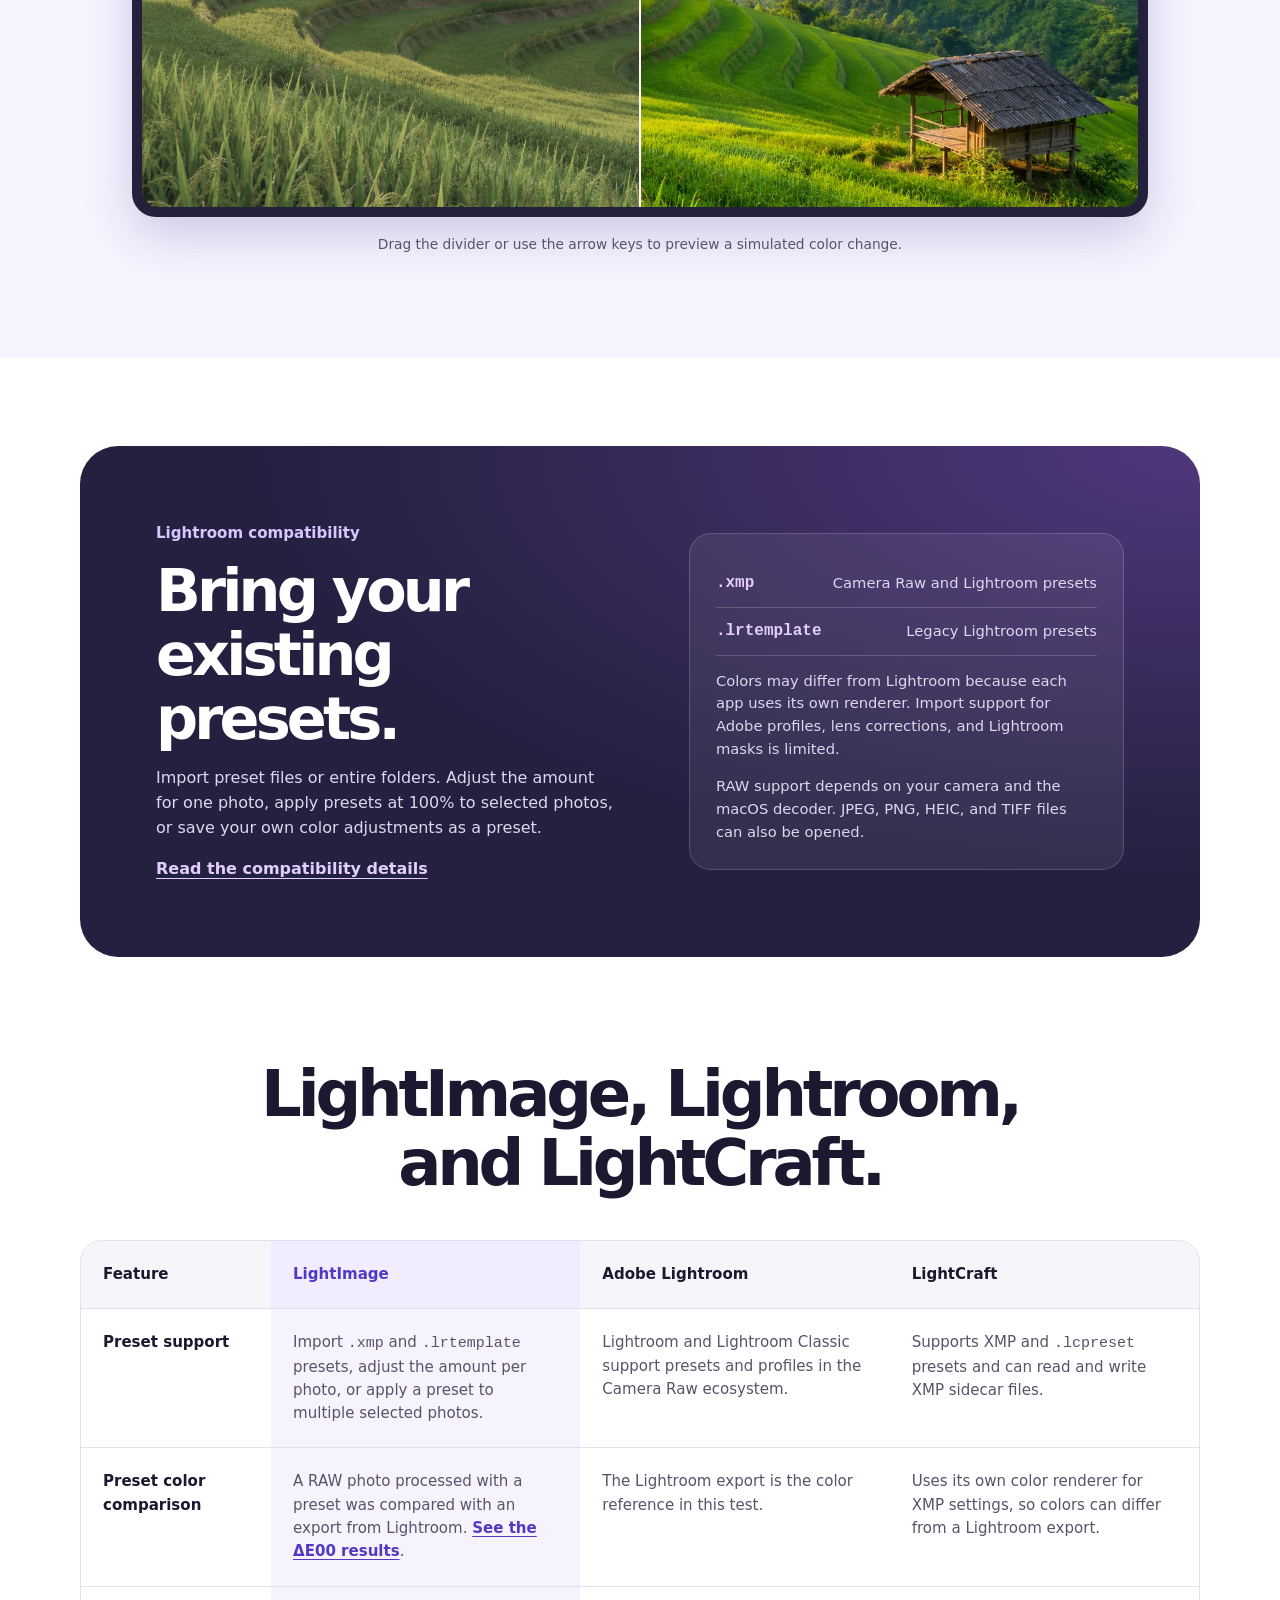
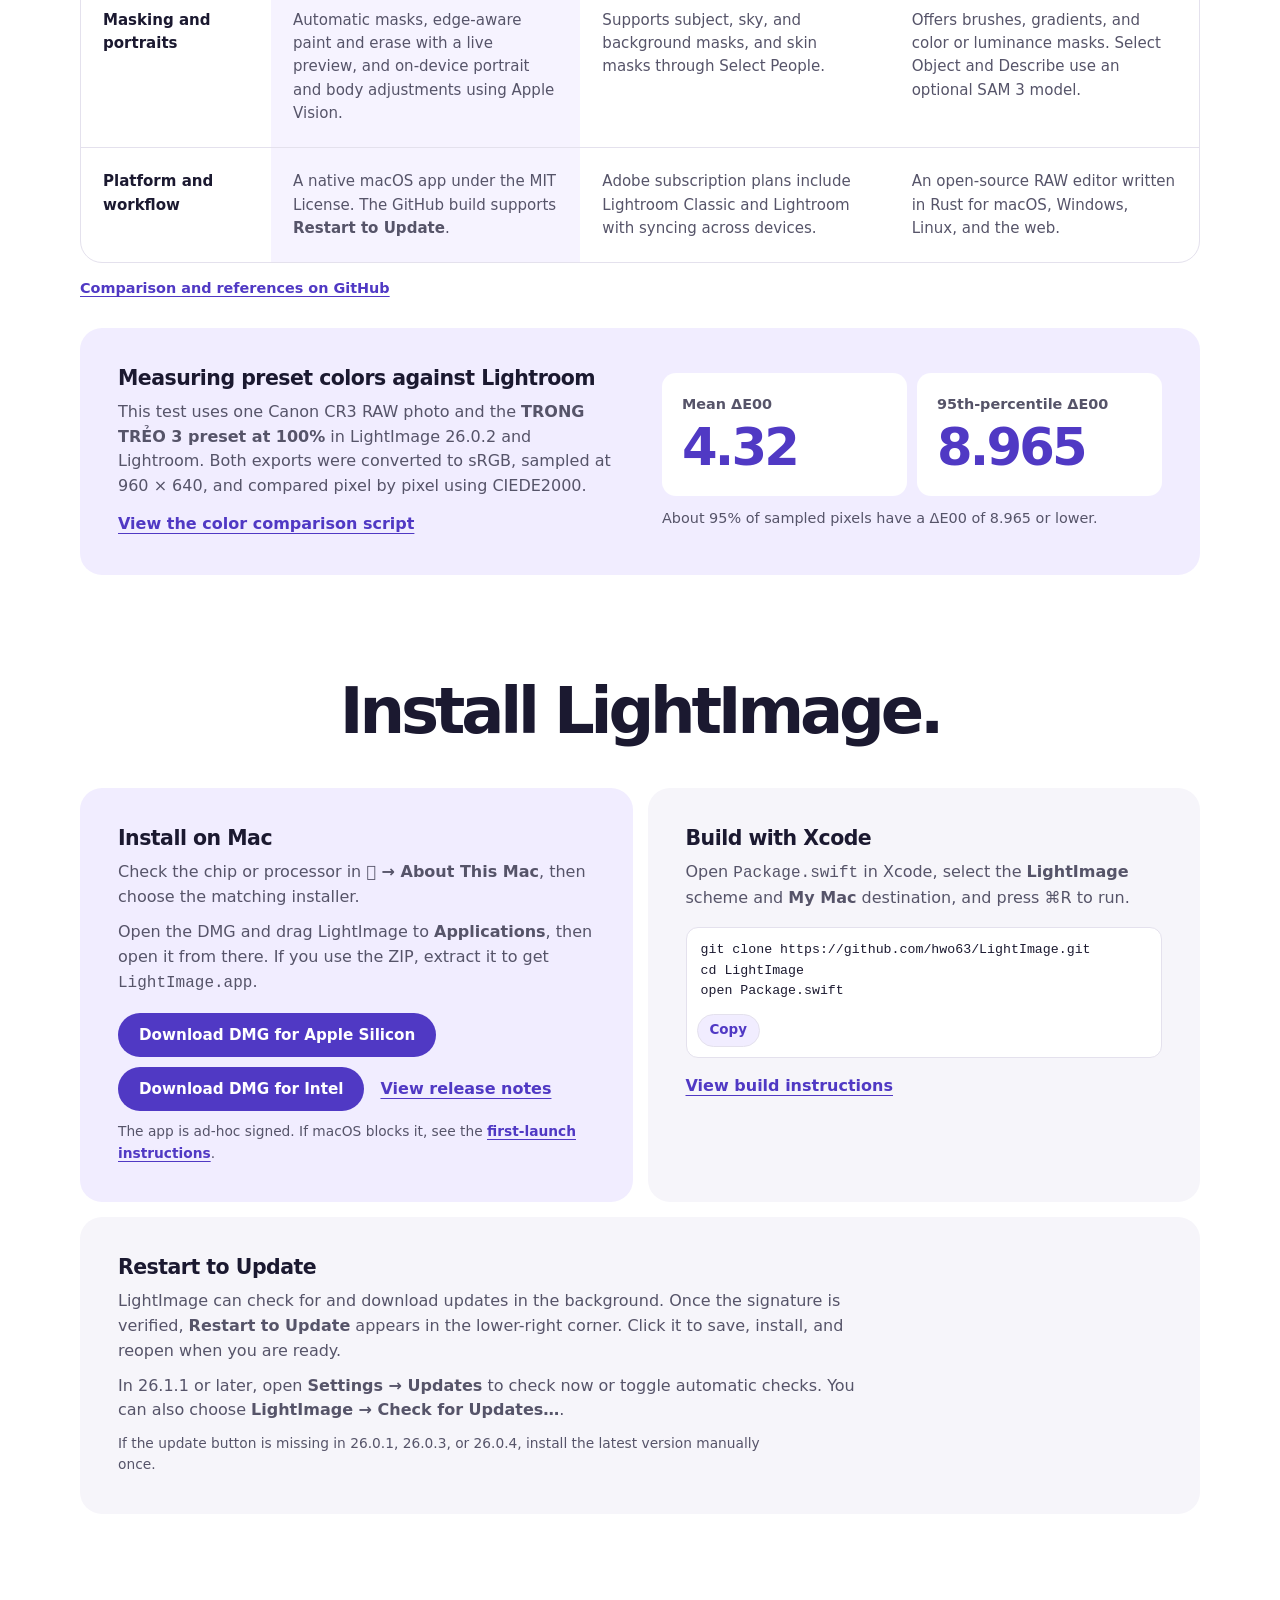
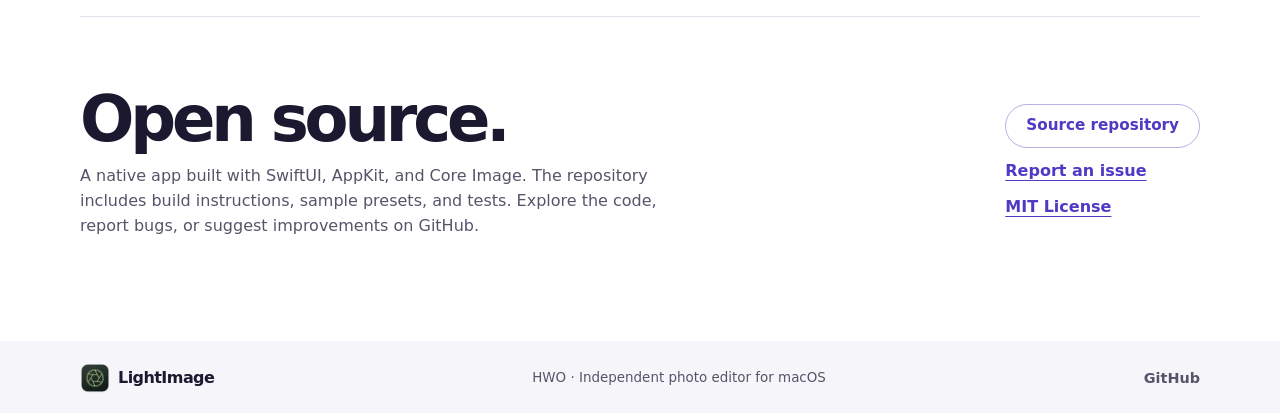
<file: website/en/index.html>
<!doctype html>
<html lang="en">
<head>
  <meta charset="utf-8">
  <meta name="viewport" content="width=device-width, initial-scale=1">
  <meta name="theme-color" content="#f6f4ff">
  <title>LightImage — Photo Editing for macOS</title>
  <meta name="description" content="LightImage 26.1.1 is a free, open-source photo editor for Intel and Apple Silicon Macs, with Lightroom preset support and an English and Vietnamese interface.">
  <link rel="canonical" href="https://lightimage.hwo.workers.dev/en/">
  <link rel="alternate" hreflang="vi" href="https://lightimage.hwo.workers.dev/">
  <link rel="alternate" hreflang="en" href="https://lightimage.hwo.workers.dev/en/">
  <meta property="og:type" content="website">
  <meta property="og:title" content="LightImage — Photo Editing for macOS">
  <meta property="og:description" content="LightImage 26.1.1 adds an English and Vietnamese interface, update controls, and export defaults in Settings.">
  <meta property="og:url" content="https://lightimage.hwo.workers.dev/en/">
  <meta property="og:image" content="https://lightimage.hwo.workers.dev/assets/social.png">
  <meta name="twitter:card" content="summary_large_image">
  <link rel="icon" href="../assets/icon.png" type="image/png">
  <link rel="stylesheet" href="../style.css?v=26.1.1-i18n">
  <script src="../script.js?v=26.1.1-i18n" defer></script>
</head>
<body>
  <a class="skip" href="#main">Skip to content</a>
  <header class="site-header">
    <div class="wrap nav">
      <a class="brand" href="#" aria-label="LightImage home">
        <img src="../assets/icon.png" width="36" height="36" alt="">
        <span>LightImage</span>
      </a>
      <nav aria-label="Main navigation">
        <a href="#video">Video</a>
        <a href="#tinh-nang">Features</a>
        <a href="#preset">Presets</a>
        <a href="#so-sanh">Compare</a>
        <a href="#cai-dat">Install</a>
      </nav>
      <div class="nav-actions">
        <a class="language-switch" href="../?lang=vi" lang="vi" hreflang="vi" data-language-switch>Tiếng Việt</a>
        <a class="nav-source" href="https://github.com/hwo63/LightImage">GitHub <span aria-hidden="true">↗</span></a>
      </div>
    </div>
  </header>

  <main id="main">
    <section class="hero" aria-labelledby="hero-title">
      <div class="wrap">
        <div class="hero-copy">
          <p class="eyebrow">LightImage <span data-release-version>26.1.1</span> for macOS</p>
          <h1 id="hero-title">Edit photos<br> <span>your way.</span></h1>
          <p class="hero-intro">Edit RAW photos, apply Lightroom presets in batches, and remove objects with AI on your Mac. Free and open source.</p>
          <div class="actions">
            <a class="button primary" href="https://github.com/hwo63/LightImage/releases/download/v26.1.1/LightImage-26.1.1-2711.103808-macOS-arm64.dmg" data-latest-dmg="arm64">Download DMG for Apple Silicon</a>
            <a class="button primary" href="https://github.com/hwo63/LightImage/releases/download/v26.1.1/LightImage-26.1.1-2711.103808-macOS-x86_64.dmg" data-latest-dmg="x86_64">Download DMG for Intel</a>
            <a class="button secondary" href="https://github.com/hwo63/LightImage">View source code</a>
          </div>
          <p class="compat">Apple Silicon and Intel · macOS 14 or later</p>
        </div>

        <figure class="product-preview" data-reveal>
          <img src="../assets/lightimage-editor.webp" width="2200" height="1373" alt="The LightImage editor on macOS, with a rice terrace photo in the center, the Botanical preset on the left, and the RGB histogram and lighting controls on the right." fetchpriority="high">
          <figcaption>LightImage with a sample photo. <a class="text-link" href="../assets/lightimage-editor.webp">View full screenshot</a></figcaption>
        </figure>
      </div>
    </section>

    <section class="section wrap intro-video" id="video" aria-labelledby="video-title">
      <div class="section-heading" data-reveal>
        <h2 id="video-title">Meet LightImage.</h2>
        <p id="video-description">1 min 27 sec · Vietnamese narration and subtitles</p>
      </div>
      <div class="intro-media" data-reveal>
        <video id="intro-player" class="intro-player" width="1920" height="1080" controls preload="none" playsinline
          poster="../assets/lightimage-intro-v2.webp" aria-labelledby="video-title" aria-describedby="video-description">
          <source src="../assets/lightimage-intro-v2.mp4" type="video/mp4">
          <a class="text-link" href="../assets/lightimage-intro-v2.mp4">Open MP4 video</a>
        </video>
        <button class="button intro-play" type="button" aria-controls="intro-player" hidden>
          <span aria-hidden="true">▶</span> Play video
        </button>
      </div>
    </section>

    <section class="section wrap" id="tinh-nang" aria-labelledby="features-title">
      <div class="section-heading" data-reveal>
        <h2 id="features-title">From the whole photo to the smallest detail.</h2>
      </div>
      <div class="feature-grid release-features">
        <article class="feature release-feature feature-language" data-reveal>
          <h3>English and Vietnamese interface</h3>
          <p>Open <strong>LightImage → Settings…</strong> with <kbd>⌘,</kbd> or click the gear icon. Choose a language to switch immediately. LightImage remembers your choice the next time you open it.</p>
        </article>
        <article class="feature release-feature feature-settings" data-reveal>
          <h3>App settings</h3>
          <p>See your installed version, check for updates on demand, or toggle automatic checks. Set your default export format, JPEG quality, and dimensions, and choose whether to show exported photos in Finder.</p>
        </article>
        <article class="feature release-feature feature-temperature" data-reveal>
          <h3>Color temperature</h3>
          <p>Under <strong>White Balance &amp; Color</strong>, adjust RAW files in <strong>Kelvin</strong>, starting from the camera’s white balance. JPEG and TIFF use a relative scale from <strong>−100 to +100</strong>.</p>
          <p>Drag left to cool the image or right to warm it, or enter a value. Use <strong>Tint</strong> to correct a color cast and <strong>Reset</strong> to restore the original white balance.</p>
        </article>
        <article class="feature release-feature feature-remove" data-reveal>
          <h3>AI object removal</h3>
          <p>Paint over the object and click <strong>Fill with AI</strong>. LaMa fills the area based on the surrounding image. The model downloads on first use (about 217 MB), and photos are processed on your Mac.</p>
        </article>
        <article class="feature release-feature feature-lens" data-reveal>
          <h3>Lens Blur</h3>
          <p>Detect the subject, keep it sharp, and adjust background blur with a slider.</p>
        </article>
        <article class="feature release-feature" data-reveal>
          <h3>Detail and photo restoration</h3>
          <p>Enhance fine detail and reduce luminance and color noise. For older photos, reduce small spots and restore faded contrast.</p>
        </article>
        <article class="feature release-feature" data-reveal>
          <h3>Batch editing and export</h3>
          <p>Select multiple photos and apply a preset to them at once. Export the selection or every edited photo in the library, including photos outside the current filter.</p>
        </article>
      </div>
      <div class="feature-grid">
        <article class="feature feature-color" data-reveal>
          <div class="color-samples" aria-hidden="true"><i></i><i></i><i></i><i></i><i></i></div>
          <h3>Light and color</h3>
          <p>Fine-tune exposure, white balance, HSL, RGB curves, and color grading. Adjust grain, vignettes, sharpening, and noise reduction.</p>
        </article>
        <article class="feature feature-masks" data-reveal>
          <div class="mask-sample" aria-hidden="true"><i></i></div>
          <h3>Masks and edge-aware brushing</h3>
          <p>Detect the sky, subject, or background. Paint or erase directly on the mask with a live stroke preview, and undo individual strokes with ⌘Z.</p>
        </article>
        <article class="feature" data-reveal>
          <h3>On-device portrait editing</h3>
          <p>Brighten or smooth skin, remove blemishes, and slim faces individually or for the whole group. Apple Vision analyzes the photo on your Mac.</p>
        </article>
        <article class="feature" data-reveal>
          <h3>Compare matching details</h3>
          <p>View Before and After side by side or use Split View. Scroll to zoom and drag to pan both views together when checking skin tones and fine details.</p>
        </article>
        <article class="feature" data-reveal>
          <h3>Library management</h3>
          <p>Import photos or folders, rate and flag images, create virtual copies, or sync edits. LightImage saves edits per photo and preserves the original files.</p>
        </article>
        <article class="feature" data-reveal>
          <h3>Framing and export</h3>
          <p>Crop, rotate, flip, and straighten. Export JPEG, PNG, or 16-bit TIFF in sRGB at the original resolution or a size you choose.</p>
        </article>
      </div>
    </section>

    <section class="comparison-section" aria-labelledby="comparison-title">
      <div class="wrap section">
        <div class="section-heading" data-reveal>
          <h2 id="comparison-title">Try the Before and After slider.</h2>
        </div>
        <figure class="comparison" data-reveal>
          <div class="comparison-frame">
            <div class="comparison-bar">
              <span>Before and after</span>
              <span>Sample photo</span>
            </div>
            <div class="comparison-stage" id="comparison-stage">
              <img class="photo" src="../assets/rice-terraces.webp" width="1600" height="900" alt="Green rice terraces in the morning sun, with mountains and mist in the distance." loading="lazy">
              <img class="photo before-photo" src="../assets/rice-terraces.webp" width="1600" height="900" alt="" aria-hidden="true" loading="lazy">
              <span class="comparison-tag tag-before">Before</span>
              <span class="comparison-tag tag-after">After</span>
              <span class="comparison-divider" aria-hidden="true"><span>‹ ›</span></span>
              <label class="visually-hidden" for="comparison-range">Comparison slider position</label>
              <input id="comparison-range" class="comparison-range" type="range" min="2" max="98" value="50" aria-valuetext="50% before image" aria-describedby="comparison-help">
            </div>
          </div>
          <figcaption id="comparison-help">Drag the divider or use the arrow keys to preview a simulated color change.</figcaption>
        </figure>
      </div>
    </section>

    <section class="wrap preset-section" id="preset" aria-labelledby="preset-title" data-reveal>
      <div class="preset-grid">
        <div class="preset-copy">
          <p class="eyebrow">Lightroom compatibility</p>
          <h2 id="preset-title">Bring your existing presets.</h2>
          <p>Import preset files or entire folders. Adjust the amount for one photo, apply presets at 100% to selected photos, or save your own color adjustments as a preset.</p>
          <a class="text-link" href="https://github.com/hwo63/LightImage#tương-thích-lightroom-và-raw">Read the compatibility details</a>
        </div>
        <div class="formats">
          <div class="format"><code>.xmp</code><span>Camera Raw and Lightroom presets</span></div>
          <div class="format"><code>.lrtemplate</code><span>Legacy Lightroom presets</span></div>
          <p class="format-note">Colors may differ from Lightroom because each app uses its own renderer. Import support for Adobe profiles, lens corrections, and Lightroom masks is limited.</p>
          <p class="format-note">RAW support depends on your camera and the macOS decoder. JPEG, PNG, HEIC, and TIFF files can also be opened.</p>
        </div>
      </div>
    </section>

    <section class="section wrap editor-comparison" id="so-sanh" aria-labelledby="editors-title">
      <div class="section-heading" data-reveal>
        <h2 id="editors-title">LightImage, Lightroom, and LightCraft.</h2>
      </div>

      <table class="editor-table" role="table" aria-label="Feature comparison of three photo editors" data-reveal>
        <thead role="rowgroup">
          <tr role="row">
            <th role="columnheader" scope="col">Feature</th>
            <th role="columnheader" scope="col" class="lightimage-column">LightImage</th>
            <th role="columnheader" scope="col">Adobe Lightroom</th>
            <th role="columnheader" scope="col">LightCraft</th>
          </tr>
        </thead>
        <tbody role="rowgroup">
          <tr role="row">
            <th role="rowheader" scope="row">Preset support</th>
            <td role="cell" class="lightimage-column"><span class="editor-name" aria-hidden="true">LightImage</span>Import <code>.xmp</code> and <code>.lrtemplate</code> presets, adjust the amount per photo, or apply a preset to multiple selected photos.</td>
            <td role="cell"><span class="editor-name" aria-hidden="true">Adobe Lightroom</span>Lightroom and Lightroom Classic support presets and profiles in the Camera Raw ecosystem.</td>
            <td role="cell"><span class="editor-name" aria-hidden="true">LightCraft</span>Supports XMP and <code>.lcpreset</code> presets and can read and write XMP sidecar files.</td>
          </tr>
          <tr role="row">
            <th role="rowheader" scope="row">Preset color comparison</th>
            <td role="cell" class="lightimage-column"><span class="editor-name" aria-hidden="true">LightImage</span>A RAW photo processed with a preset was compared with an export from Lightroom. <a class="text-link" href="#do-mau">See the ΔE00 results</a>.</td>
            <td role="cell"><span class="editor-name" aria-hidden="true">Adobe Lightroom</span>The Lightroom export is the color reference in this test.</td>
            <td role="cell"><span class="editor-name" aria-hidden="true">LightCraft</span>Uses its own color renderer for XMP settings, so colors can differ from a Lightroom export.</td>
          </tr>
          <tr role="row">
            <th role="rowheader" scope="row">Masking and portraits</th>
            <td role="cell" class="lightimage-column"><span class="editor-name" aria-hidden="true">LightImage</span>Automatic masks, edge-aware paint and erase with a live preview, and on-device portrait and body adjustments using Apple Vision.</td>
            <td role="cell"><span class="editor-name" aria-hidden="true">Adobe Lightroom</span>Supports subject, sky, and background masks, and skin masks through Select People.</td>
            <td role="cell"><span class="editor-name" aria-hidden="true">LightCraft</span>Offers brushes, gradients, and color or luminance masks. Select Object and Describe use an optional SAM 3 model.</td>
          </tr>
          <tr role="row">
            <th role="rowheader" scope="row">Platform and workflow</th>
            <td role="cell" class="lightimage-column"><span class="editor-name" aria-hidden="true">LightImage</span>A native macOS app under the MIT License. The GitHub build supports <strong>Restart to Update</strong>.</td>
            <td role="cell"><span class="editor-name" aria-hidden="true">Adobe Lightroom</span>Adobe subscription plans include Lightroom Classic and Lightroom with syncing across devices.</td>
            <td role="cell"><span class="editor-name" aria-hidden="true">LightCraft</span>An open-source RAW editor written in Rust for macOS, Windows, Linux, and the web.</td>
          </tr>
        </tbody>
      </table>
      <p class="editor-sources"><a class="text-link" href="https://github.com/hwo63/LightImage/blob/main/README.md#so-sánh-với-lightroom-và-lightcraft">Comparison and references on GitHub</a></p>

      <article class="color-measurement" id="do-mau" aria-labelledby="measurement-title" data-reveal>
        <div class="measurement-copy">
          <h3 id="measurement-title">Measuring preset colors against Lightroom</h3>
          <p>This test uses one Canon CR3 RAW photo and the <strong>TRONG TRẺO 3 preset at 100%</strong> in LightImage 26.0.2 and Lightroom. Both exports were converted to sRGB, sampled at 960 × 640, and compared pixel by pixel using CIEDE2000.</p>
          <a class="text-link" href="https://github.com/hwo63/LightImage/blob/main/scripts/compare-colors.py">View the color comparison script</a>
        </div>
        <div>
          <dl class="measurement-values">
            <div><dt>Mean ΔE00</dt><dd>4.32</dd></div>
            <div><dt>95th-percentile ΔE00</dt><dd>8.965</dd></div>
          </dl>
          <p class="measurement-note">About 95% of sampled pixels have a ΔE00 of 8.965 or lower.</p>
        </div>
      </article>
    </section>

    <section class="section wrap" id="cai-dat" aria-labelledby="install-title">
      <div class="section-heading" data-reveal>
        <h2 id="install-title">Install LightImage.</h2>
      </div>
      <div class="install-grid">
        <article class="install-card download-card" data-reveal>
          <h3>Install on Mac</h3>
          <p>Check the chip or processor in <strong> → About This Mac</strong>, then choose the matching installer.</p>
          <p>Open the DMG and drag LightImage to <strong>Applications</strong>, then open it from there. If you use the ZIP, extract it to get <code>LightImage.app</code>.</p>
          <div class="install-actions">
            <a class="button primary" href="https://github.com/hwo63/LightImage/releases/download/v26.1.1/LightImage-26.1.1-2711.103808-macOS-arm64.dmg" data-latest-dmg="arm64">Download DMG for Apple Silicon</a>
            <a class="button primary" href="https://github.com/hwo63/LightImage/releases/download/v26.1.1/LightImage-26.1.1-2711.103808-macOS-x86_64.dmg" data-latest-dmg="x86_64">Download DMG for Intel</a>
            <a class="text-link" href="https://github.com/hwo63/LightImage/releases/latest">View release notes</a>
          </div>
          <p class="small">The app is ad-hoc signed. If macOS blocks it, see the <a class="text-link" href="https://github.com/hwo63/LightImage/blob/main/README.md#mở-lần-đầu-nếu-macos-chặn-lightimage">first-launch instructions</a>.</p>
        </article>
        <article class="install-card" data-reveal>
          <h3>Build with Xcode</h3>
          <p>Open <code>Package.swift</code> in Xcode, select the <strong>LightImage</strong> scheme and <strong>My Mac</strong> destination, and press ⌘R to run.</p>
          <div class="command">
            <pre><code>git clone https://github.com/hwo63/LightImage.git
cd LightImage
open Package.swift</code></pre>
            <button type="button" class="copy-button" hidden>Copy</button>
          </div>
          <a class="text-link" href="https://github.com/hwo63/LightImage#build-từ-mã-nguồn-bằng-xcode">View build instructions</a>
        </article>
      </div>
      <article class="install-card update-card" aria-labelledby="update-title" data-reveal>
        <h3 id="update-title">Restart to Update</h3>
        <p>LightImage can check for and download updates in the background. Once the signature is verified, <strong>Restart to Update</strong> appears in the lower-right corner. Click it to save, install, and reopen when you are ready.</p>
        <p>In 26.1.1 or later, open <strong>Settings → Updates</strong> to check now or toggle automatic checks. You can also choose <strong>LightImage → Check for Updates…</strong>.</p>
        <p class="small">If the update button is missing in 26.0.1, 26.0.3, or 26.0.4, install the latest version manually once.</p>
      </article>
    </section>

    <section class="section open-section wrap" id="ma-nguon" aria-labelledby="source-title" data-reveal>
      <div>
        <h2 id="source-title">Open source.</h2>
        <p>A native app built with SwiftUI, AppKit, and Core Image. The repository includes build instructions, sample presets, and tests. Explore the code, report bugs, or suggest improvements on GitHub.</p>
      </div>
      <div class="source-links">
        <a class="button secondary" href="https://github.com/hwo63/LightImage">Source repository</a>
        <a class="text-link" href="https://github.com/hwo63/LightImage/issues">Report an issue</a>
        <a class="text-link" href="https://github.com/hwo63/LightImage/blob/main/LICENSE">MIT License</a>
      </div>
    </section>
  </main>

  <footer class="site-footer">
    <div class="wrap footer-inner">
      <a class="brand" href="#" aria-label="LightImage, back to top">
        <img src="../assets/icon.png" width="34" height="34" alt="">
        <span>LightImage</span>
      </a>
      <p>HWO · Independent photo editor for macOS</p>
      <a href="https://github.com/hwo63/LightImage">GitHub</a>
    </div>
  </footer>
</body>
</html>
</file>
<file: website/style.css>
:root {
  color-scheme: light;
  --paper: #fff;
  --ink: #1b1930;
  --muted: #565469;
  --accent: #5039c4;
  --accent-hover: #3e27ac;
  --lavender: #f1edff;
  --line: #e4e1ed;
  --measure: 1120px;
  font-family: system-ui, -apple-system, BlinkMacSystemFont, "Segoe UI", sans-serif;
}

*, *::before, *::after { box-sizing: border-box; }
html { scroll-behavior: smooth; }
body { margin: 0; background: var(--paper); color: var(--ink); line-height: 1.55; }
a { color: inherit; text-decoration: none; }
img { display: block; max-width: 100%; }
p, h1, h2, h3, figure { margin: 0; }
button, input { font: inherit; }
a:focus-visible, button:focus-visible { outline: 2px solid var(--accent); outline-offset: 4px; }
section[id], main { scroll-margin-top: 94px; }
.wrap { width: min(calc(100% - 64px), var(--measure)); margin-inline: auto; }

.skip {
  position: absolute;
  z-index: 20;
  top: 12px;
  left: 16px;
  padding: 8px 16px;
  transform: translateY(-200%);
  background: var(--accent);
  color: white;
}
.skip:focus { transform: translateY(0); }

.site-header {
  position: sticky;
  top: 0;
  z-index: 10;
  background: #ffffffed;
  backdrop-filter: blur(20px);
  border-bottom: 1px solid #24203512;
}
.nav { display: grid; grid-template-columns: minmax(max-content, 1fr) auto minmax(max-content, 1fr); min-height: 62px; align-items: center; gap: 20px; }
.brand { display: inline-flex; align-items: center; gap: 8px; justify-self: start; font-weight: 730; letter-spacing: -.035em; }
.brand img { flex: none; width: 30px; height: 30px; }
nav { display: flex; align-items: center; gap: clamp(14px, 3.1vw, 38px); }
nav a, .nav-source, .site-footer a:not(.brand) { color: var(--muted); font-size: .9rem; font-weight: 550; white-space: nowrap; }
nav a:hover, .nav-source:hover, .site-footer a:hover { color: var(--accent); }
.nav-actions { display: flex; align-items: center; gap: clamp(10px, 2vw, 18px); justify-self: end; }
.language-switch {
  padding: 5px 10px;
  border: 1px solid var(--line);
  border-radius: 999px;
  color: var(--accent);
  font-size: .85rem;
  font-weight: 650;
  white-space: nowrap;
}
.language-switch:hover { background: var(--lavender); }
.nav-source span { padding-left: 3px; }

.hero {
  padding-block: clamp(48px, 5vw, 84px) clamp(30px, 5vw, 64px);
  background: radial-gradient(ellipse at 50% 3%, #fff 12%, #f6f4ff 59%, #eae4ff 100%);
}
.hero-copy { text-align: center; margin: 0 auto clamp(33px, 3.4vw, 54px); }
.eyebrow { color: var(--accent); font-size: .94rem; font-weight: 700; margin-bottom: 14px; }
h1 { font-size: clamp(3.4rem, 7.15vw, 7rem); font-weight: 760; line-height: 1.02; letter-spacing: -.065em; }
h1 span { color: var(--accent); }
.hero-intro {
  max-width: 550px;
  margin: 21px auto 0;
  color: var(--muted);
  font-size: clamp(1.03rem, 2vw, 1.29rem);
  line-height: 1.5;
  text-wrap: pretty;
}
.actions { display: flex; justify-content: center; flex-wrap: wrap; gap: 12px; margin-top: 24px; }
.button {
  display: inline-flex;
  align-items: center;
  justify-content: center;
  min-height: 44px;
  padding: 9px 20px;
  border-radius: 999px;
  border: 1px solid transparent;
  font-size: .95rem;
  font-weight: 650;
  transition: background .18s, border-color .18s, color .18s;
}
.primary { background: var(--accent); color: white; }
.primary:hover { background: var(--accent-hover); }
.secondary { background: #ffffff96; border-color: #b8afe4; color: var(--accent); }
.secondary:hover { background: var(--lavender); border-color: var(--accent); }
.compat { margin-top: 13px; color: var(--muted); font-size: .84rem; }

.product-preview { max-width: 1080px; margin-inline: auto; }
.product-preview img {
  width: 100%;
  height: auto;
  border: 1px solid #242138;
  border-radius: clamp(10px, 2vw, 22px);
  background: #181a1b;
  box-shadow: 0 18px 48px #3d267a30;
}
.product-preview figcaption a { margin-inline-start: .35em; }
.comparison-section {
  margin-bottom: clamp(40px, 7vw, 88px);
  background: #f6f4ff;
}
.comparison { max-width: 1016px; margin-inline: auto; }
.comparison-frame {
  padding: 10px;
  padding-top: 0;
  background: #23203b;
  color: white;
  border-radius: 24px;
  box-shadow: 0 18px 48px #3d267a36;
}
.comparison-bar {
  display: flex;
  justify-content: space-between;
  align-items: center;
  min-height: 47px;
  gap: 12px;
  padding-inline: 12px;
  font-size: .82rem;
  font-weight: 650;
}
.comparison-bar span + span { color: #d6cde9; font-weight: 500; }
.comparison-stage {
  position: relative;
  isolation: isolate;
  aspect-ratio: 2.1;
  border-radius: 15px;
  overflow: hidden;
  background: #303c29;
  --split: 50%;
}
.photo { position: absolute; inset: 0; width: 100%; height: 100%; object-fit: cover; object-position: center 51%; }
.before-photo { clip-path: inset(0 calc(100% - var(--split)) 0 0); filter: saturate(.53) contrast(.86) brightness(.89); }
.comparison-tag {
  position: absolute;
  z-index: 1;
  top: 14px;
  padding: 4px 12px;
  border-radius: 999px;
  background: #1b1930d9;
  color: white;
  font-size: .8rem;
  font-weight: 650;
  pointer-events: none;
}
.tag-before { left: 14px; }
.tag-after { right: 14px; }
.comparison-divider {
  position: absolute;
  z-index: 2;
  inset-block: 0;
  left: var(--split);
  width: 2px;
  transform: translateX(-50%);
  background: #fff;
  display: grid;
  place-items: center;
  pointer-events: none;
}
.comparison-divider span {
  display: grid;
  place-items: center;
  position: absolute;
  width: 43px;
  height: 43px;
  border-radius: 50%;
  background: white;
  color: var(--ink);
  box-shadow: 0 1px 16px #0005;
  white-space: nowrap;
  font-size: 1.15rem;
  font-weight: 750;
}
.comparison-range {
  position: absolute;
  z-index: 3;
  inset: 0;
  width: 100%;
  height: 100%;
  margin: 0;
  appearance: none;
  opacity: 0;
  cursor: ew-resize;
  touch-action: pan-y;
}
.comparison-range::-webkit-slider-thumb { appearance: none; width: 1px; height: 100%; background: transparent; }
.comparison-range::-moz-range-thumb { width: 1px; height: 100%; border: 0; background: transparent; }
.comparison-stage:focus-within { outline: 3px solid #d9c7ff; outline-offset: -3px; }
figcaption { text-align: center; margin-top: 17px; color: var(--muted); font-size: .86rem; }

.section { padding-block: clamp(58px, 8vw, 110px); }
.section-heading { max-width: 850px; margin: 0 auto clamp(24px, 4vw, 42px); text-align: center; }
.intro-video { padding-bottom: 0; }
.intro-video .section-heading p { margin-top: 13px; color: var(--muted); }
.intro-media { position: relative; width: min(100%, 1016px); margin-inline: auto; }
.intro-player {
  display: block;
  width: 100%;
  height: auto;
  aspect-ratio: 16 / 9;
  background: #1b1930;
  border-radius: clamp(10px, 2vw, 22px);
  box-shadow: 0 18px 48px #3d267a26;
}
.intro-player:focus-visible { outline: 2px solid var(--accent); outline-offset: 4px; }
.intro-play:not([hidden]) {
  position: absolute;
  inset-block-start: 46%;
  inset-inline-end: clamp(22px, 9%, 90px);
  transform: translateY(-50%);
  gap: 9px;
  background: white;
  color: var(--ink);
  box-shadow: 0 5px 24px #17102038;
}
.intro-play:not([hidden]):hover { background: var(--lavender); }
.intro-play[hidden] { display: none; }
h2 { font-size: clamp(2.35rem, 5vw, 4.6rem); font-weight: 745; line-height: 1.08; letter-spacing: -.065em; text-wrap: balance; }
h3 { font-size: 1.28rem; font-weight: 720; line-height: 1.18; letter-spacing: -.025em; }
.feature-grid { display: grid; grid-template-columns: repeat(12, minmax(0, 1fr)); gap: 14px; }
.feature {
  grid-column: span 3;
  background: #f6f5fa;
  border-radius: 22px;
  padding: clamp(18px, 3vw, 30px);
}
.feature p, .install-card > p, .open-section p { color: var(--muted); margin-top: 10px; }
.feature-color, .feature-masks { grid-column: span 6; padding: clamp(23px, 4vw, 40px); }
.release-features { margin-bottom: clamp(24px, 4vw, 44px); }
.release-feature { grid-column: span 6; }
.release-feature h3 { font-size: clamp(1.35rem, 2.6vw, 1.9rem); }
.feature-language { background: var(--lavender); }
.feature-settings { background: #eaf2ee; }
.feature-temperature { grid-column: 1 / -1; background: linear-gradient(110deg, #e9efff, #fff1e5); }
.feature-temperature p { max-width: 76ch; }
.feature-remove { background: var(--lavender); }
.feature-lens { background: #eaf2ee; }
.feature-color { background: #eee9ff; }
.feature-masks { background: #eaf2ee; }
.feature-color h3, .feature-masks h3 { font-size: clamp(1.4rem, 3vw, 2.16rem); }
.color-samples, .mask-sample { height: clamp(78px, 12vw, 132px); margin-bottom: 22px; }
.color-samples { display: flex; align-items: center; padding-left: 3px; }
.color-samples i {
  width: clamp(36px, 9vw, 92px);
  aspect-ratio: 1;
  border-radius: 50%;
  background: var(--sample);
  box-shadow: inset 0 0 0 1px #fff6;
}
.color-samples i + i { margin-left: clamp(-17px, -1.6vw, -9px); }
.color-samples i:nth-child(1) { --sample: #b64e83; }
.color-samples i:nth-child(2) { --sample: #df8ca0; }
.color-samples i:nth-child(3) { --sample: #f3c27b; }
.color-samples i:nth-child(4) { --sample: #a4b17b; }
.color-samples i:nth-child(5) { --sample: #8d88cb; }
.mask-sample { display: flex; align-items: center; }
.mask-sample i {
  position: relative;
  width: min(100%, 280px);
  height: 82%;
  border-radius: 16px;
  background: linear-gradient(100deg, #173e3f, #558672 51%, #b1c7a4);
}
.mask-sample i::before {
  content: "";
  position: absolute;
  inset: 15% 24%;
  border-radius: 42% 60% 50% 45%;
  border: 2px dashed #fff;
  background: #d5d3ff85;
  transform: rotate(-9deg);
}

.preset-section {
  border-radius: clamp(22px, 4vw, 38px);
  padding: clamp(25px, 6vw, 76px);
  background: radial-gradient(ellipse at top right, #50377c, #242040 60%);
  color: #fff;
  --muted: #ded7ee;
}
.preset-grid { display: grid; grid-template-columns: 1.05fr 1fr; align-items: center; gap: clamp(28px, 6vw, 76px); }
.preset-copy .eyebrow { color: #d9c5ff; }
.preset-copy h2 { font-size: clamp(2.15rem, 4.6vw, 4.4rem); text-wrap: pretty; }
.preset-copy > p:not(.eyebrow) { margin-block: 16px; color: var(--muted); }
.text-link {
  color: var(--accent);
  font-weight: 650;
  text-decoration: underline;
  text-underline-offset: .23em;
}
.text-link:hover { color: var(--accent-hover); }
.preset-section .text-link { color: #e2cdff; }
.preset-section .text-link:hover { color: white; }
.preset-section .text-link:focus-visible { outline-color: #e2cdff; }
.formats { border-radius: 22px; padding: clamp(16px, 3vw, 26px); background: #ffffff12; border: 1px solid #ffffff29; }
.format { display: flex; gap: 4px 14px; flex-wrap: wrap; justify-content: space-between; align-items: center; padding-block: 11px; border-bottom: 1px solid #ffffff2e; }
code { font-family: ui-monospace, SFMono-Regular, Menlo, monospace; }
.format code { color: #e2cdff; font-weight: 650; font-size: 1rem; }
.format span, .format-note { color: var(--muted); font-size: .92rem; }
.format-note { margin-top: 14px; }

.editor-comparison { padding-bottom: 0; }
.editor-table {
  width: 100%;
  table-layout: fixed;
  border: 1px solid var(--line);
  border-radius: 22px;
  border-collapse: separate;
  border-spacing: 0;
  overflow: hidden;
  font-size: .94rem;
}
.editor-table th, .editor-table td {
  padding: clamp(12px, 2vw, 22px);
  border-bottom: 1px solid var(--line);
  text-align: left;
  vertical-align: top;
  overflow-wrap: anywhere;
}
.editor-table thead th { background: #f6f5fa; font-weight: 720; }
.editor-table thead th:first-child { width: 17%; }
.editor-table tbody th { font-weight: 680; }
.editor-table td { color: var(--muted); }
.editor-table .lightimage-column { background: #f6f3ff; }
.editor-table thead .lightimage-column { background: var(--lavender); color: var(--accent); }
.editor-table tbody tr:last-child > * { border-bottom: 0; }
.editor-name { display: none; }
.editor-sources { margin-top: 14px; font-size: .9rem; }

.color-measurement {
  display: grid;
  grid-template-columns: repeat(2, minmax(0, 1fr));
  align-items: center;
  gap: clamp(18px, 4vw, 44px);
  margin-top: 28px;
  padding: clamp(20px, 3.5vw, 38px);
  border-radius: 22px;
  background: var(--lavender);
  scroll-margin-top: 106px;
}
.measurement-copy p { color: var(--muted); margin-block: 10px 13px; }
.measurement-values { display: grid; grid-template-columns: repeat(2, minmax(0, 1fr)); gap: 10px; margin: 0; }
.measurement-values > div { border-radius: 14px; padding: clamp(11px, 2vw, 20px); background: white; }
.measurement-values dt { color: var(--muted); font-size: .9rem; font-weight: 650; }
.measurement-values dd { margin: 4px 0 0; color: var(--accent); font-size: clamp(2rem, 4vw, 3.2rem); font-weight: 745; line-height: 1.1; letter-spacing: -.055em; }
.measurement-note { margin-top: 11px; color: var(--muted); font-size: .9rem; }

.install-grid { display: grid; grid-template-columns: repeat(2, minmax(0, 1fr)); gap: 15px; }
.install-card { background: #f6f5fa; border-radius: 22px; padding: clamp(20px, 3.5vw, 38px); }
.install-actions { display: flex; align-items: center; flex-wrap: wrap; gap: 10px 16px; margin-block: 18px 6px; }
.install-card .small { font-size: .86rem; }
.download-card { background: var(--lavender); }
.update-card { margin-top: 15px; }
.update-card p { max-width: 75ch; }
.command { margin: 16px 0; border: 1px solid var(--line); border-radius: 12px; background: white; }
.command pre { font-size: .83rem; padding: 12px 14px; margin: 0; overflow: auto; }
.copy-button {
  color: var(--accent);
  border: 1px solid var(--line);
  background: var(--lavender);
  border-radius: 999px;
  padding: 5px 12px;
  margin: 0 10px 10px;
  font-size: .84rem;
  font-weight: 600;
  cursor: pointer;
}
.copy-button:hover { border-color: var(--accent); }

.open-section {
  padding-top: clamp(34px, 6vw, 68px);
  border-top: 1px solid var(--line);
  display: grid;
  grid-template-columns: 1fr auto;
  gap: 25px 54px;
  align-items: center;
}
.open-section h2 { text-wrap: initial; }
.open-section p { max-width: 580px; }
.source-links { display: flex; flex-direction: column; align-items: flex-start; gap: 11px; }
.site-footer { background: #f6f5fa; }
.footer-inner { display: flex; align-items: center; justify-content: space-between; flex-wrap: wrap; gap: 12px 24px; padding-block: 22px; }
.site-footer p { font-size: .84rem; color: var(--muted); }
.visually-hidden { position: absolute; width: 1px; height: 1px; padding: 0; margin: -1px; overflow: hidden; clip-path: inset(50%); white-space: nowrap; border: 0; }

@media (prefers-reduced-motion: no-preference) {
  .is-revealed { animation: scroll-reveal .58s cubic-bezier(.22, .61, .36, 1); }

  @keyframes scroll-reveal {
    from { opacity: .5; transform: translateY(14px); }
    to { opacity: 1; transform: translateY(0); }
  }
}

@media (max-width: 880px) {
  .feature { grid-column: span 6; }
  .preset-grid { grid-template-columns: 1fr; }
  .preset-copy { max-width: 650px; }
}

@media (max-width: 720px) {
  .editor-table, .editor-table tbody, .editor-table tr, .editor-table th, .editor-table td { display: block; }
  .editor-table thead { position: absolute; width: 1px; height: 1px; overflow: hidden; clip-path: inset(50%); white-space: nowrap; }
  .editor-table tbody th { background: #f6f5fa; }
  .editor-table tbody tr:last-child > * { border-bottom: 1px solid var(--line); }
  .editor-table tbody tr:last-child > :last-child { border-bottom: 0; }
  .editor-name { display: block; color: var(--ink); font-weight: 650; margin-bottom: 2px; }
  .lightimage-column .editor-name { color: var(--accent); }
  .color-measurement { grid-template-columns: minmax(0, 1fr); }
}

@media (max-width: 800px) {
  .nav { grid-template-columns: 1fr auto; gap: 0 10px; min-height: 80px; padding-block: 8px; }
  .nav nav { grid-row: 2; grid-column: 1 / -1; gap: 4px clamp(12px, 4vw, 25px); flex-wrap: wrap; }
  nav a { padding-block: 5px; }
  section[id], main { scroll-margin-top: 106px; }
}

@media (max-width: 600px) {
  .wrap { width: calc(100% - 32px); }
  h1 { font-size: clamp(2.75rem, 11vw, 4.4rem); }
  .intro-play:not([hidden]) { inset-block-start: 12px; inset-inline-end: 12px; transform: none; padding-inline: 14px; }
  .comparison-frame { padding: 6px; padding-top: 0; border-radius: 16px; }
  .comparison-bar { min-height: 38px; padding-inline: 8px; }
  .comparison-stage { aspect-ratio: 1.35; border-radius: 11px; }
  .comparison-tag { top: 9px; }
  .tag-before { left: 9px; }
  .tag-after { right: 9px; }
  .feature-grid, .install-grid, .open-section { grid-template-columns: minmax(0, 1fr); }
  .feature { grid-column: auto; }
  .footer-inner p { order: 3; width: 100%; }
}

@media (prefers-reduced-motion: reduce) {
  html { scroll-behavior: auto; }
  .button { transition: none; }
}
</file>
